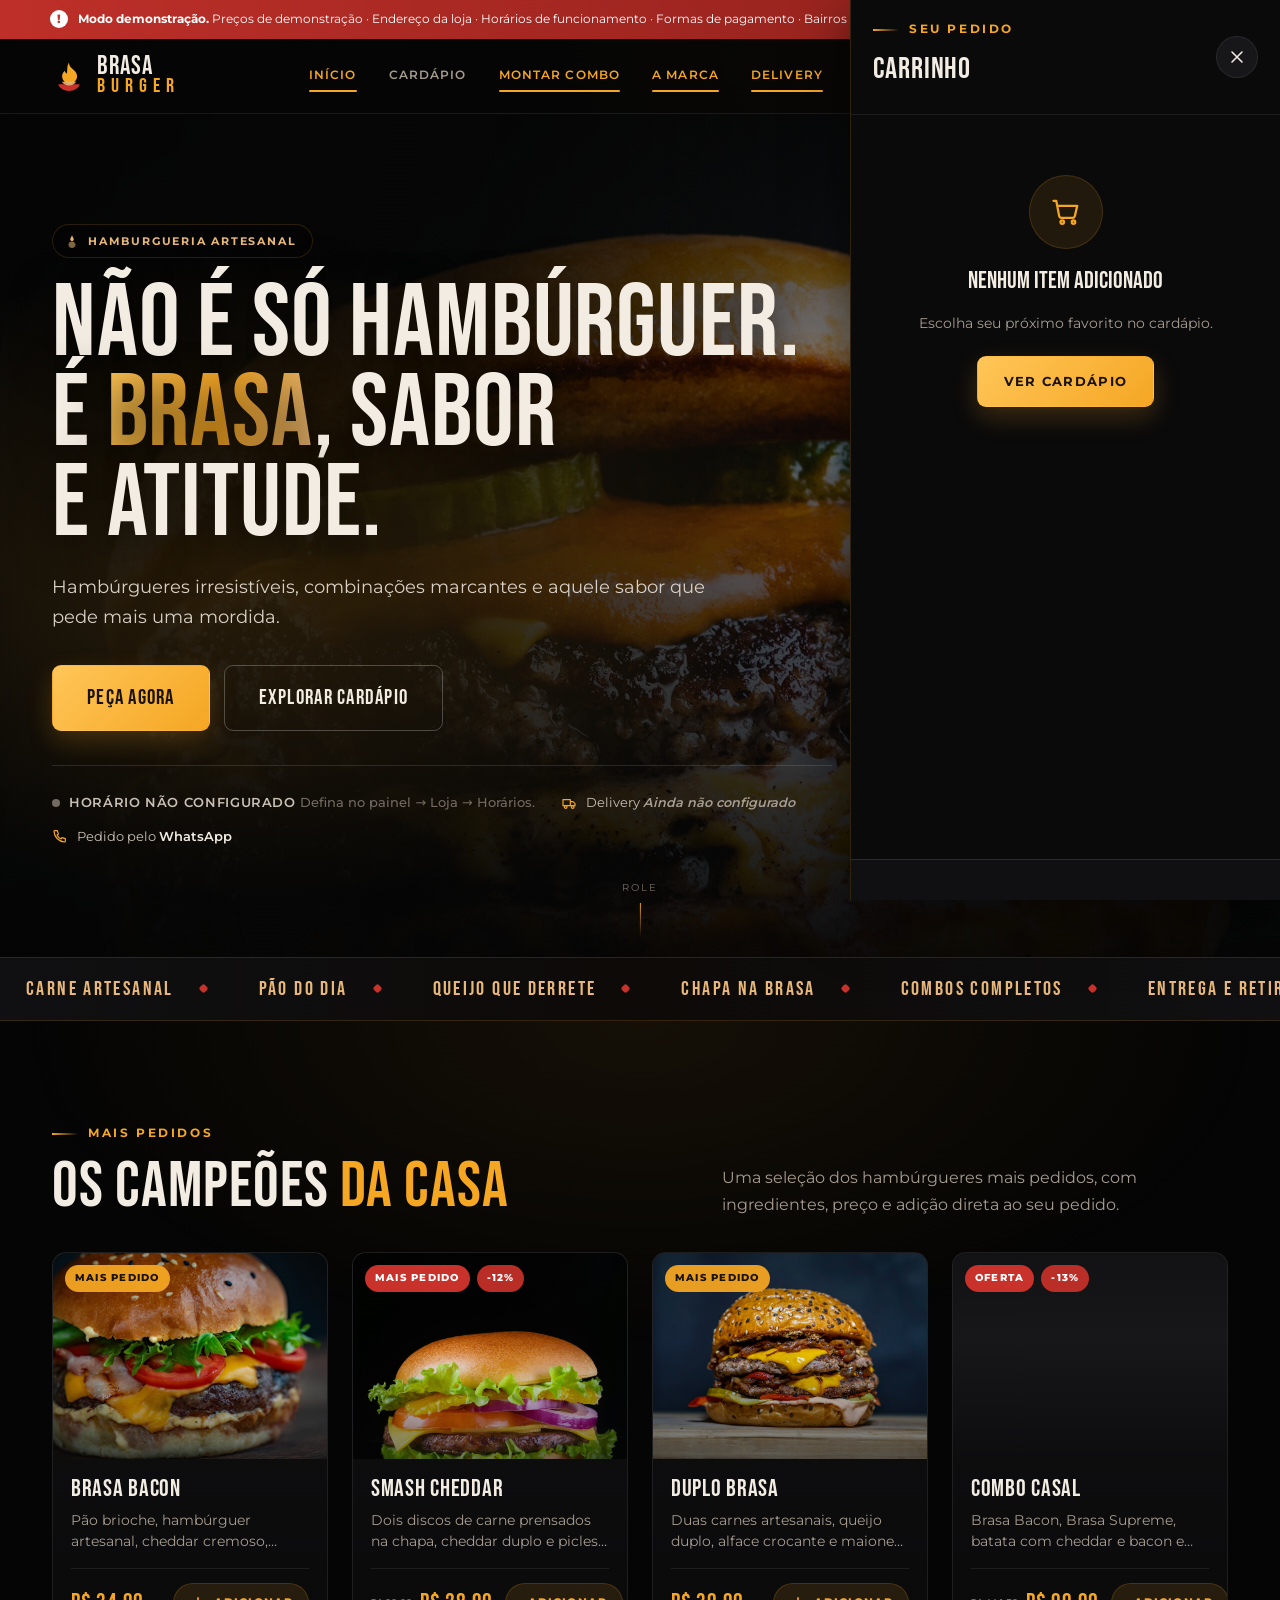
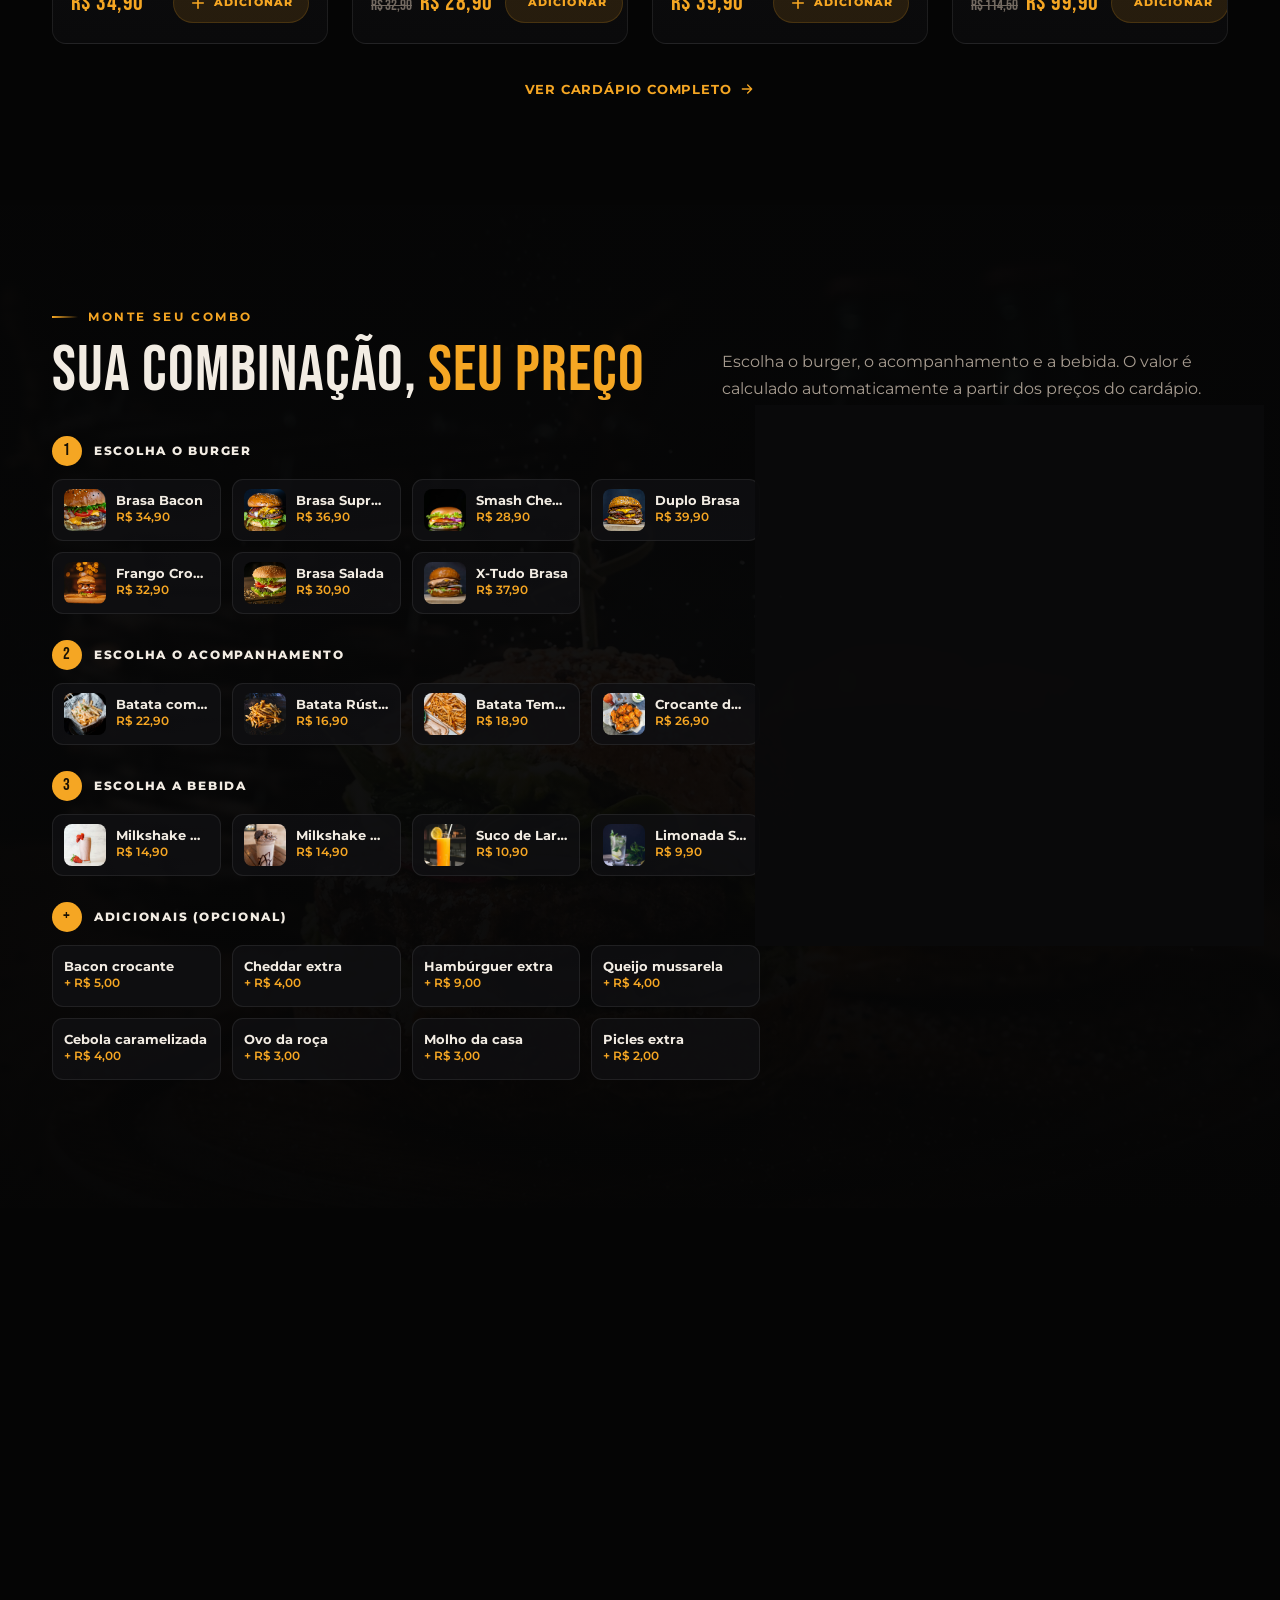
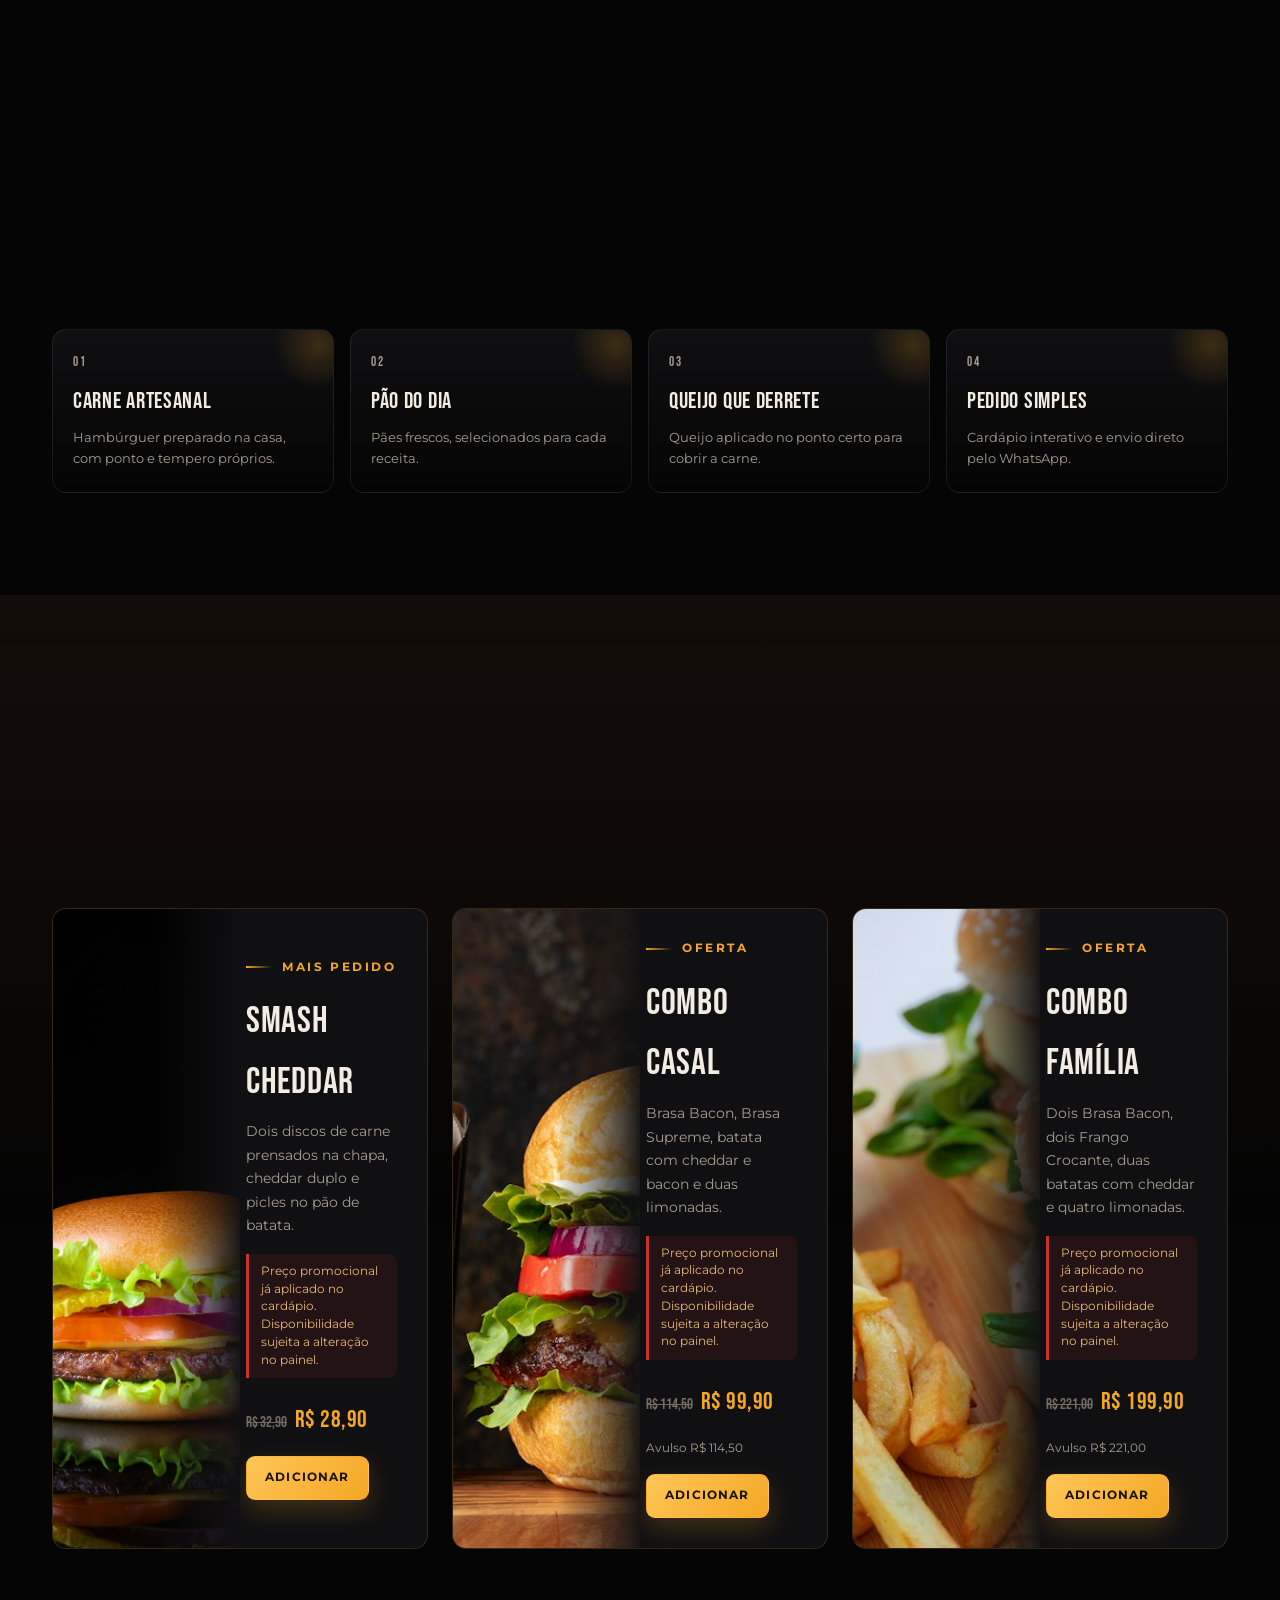
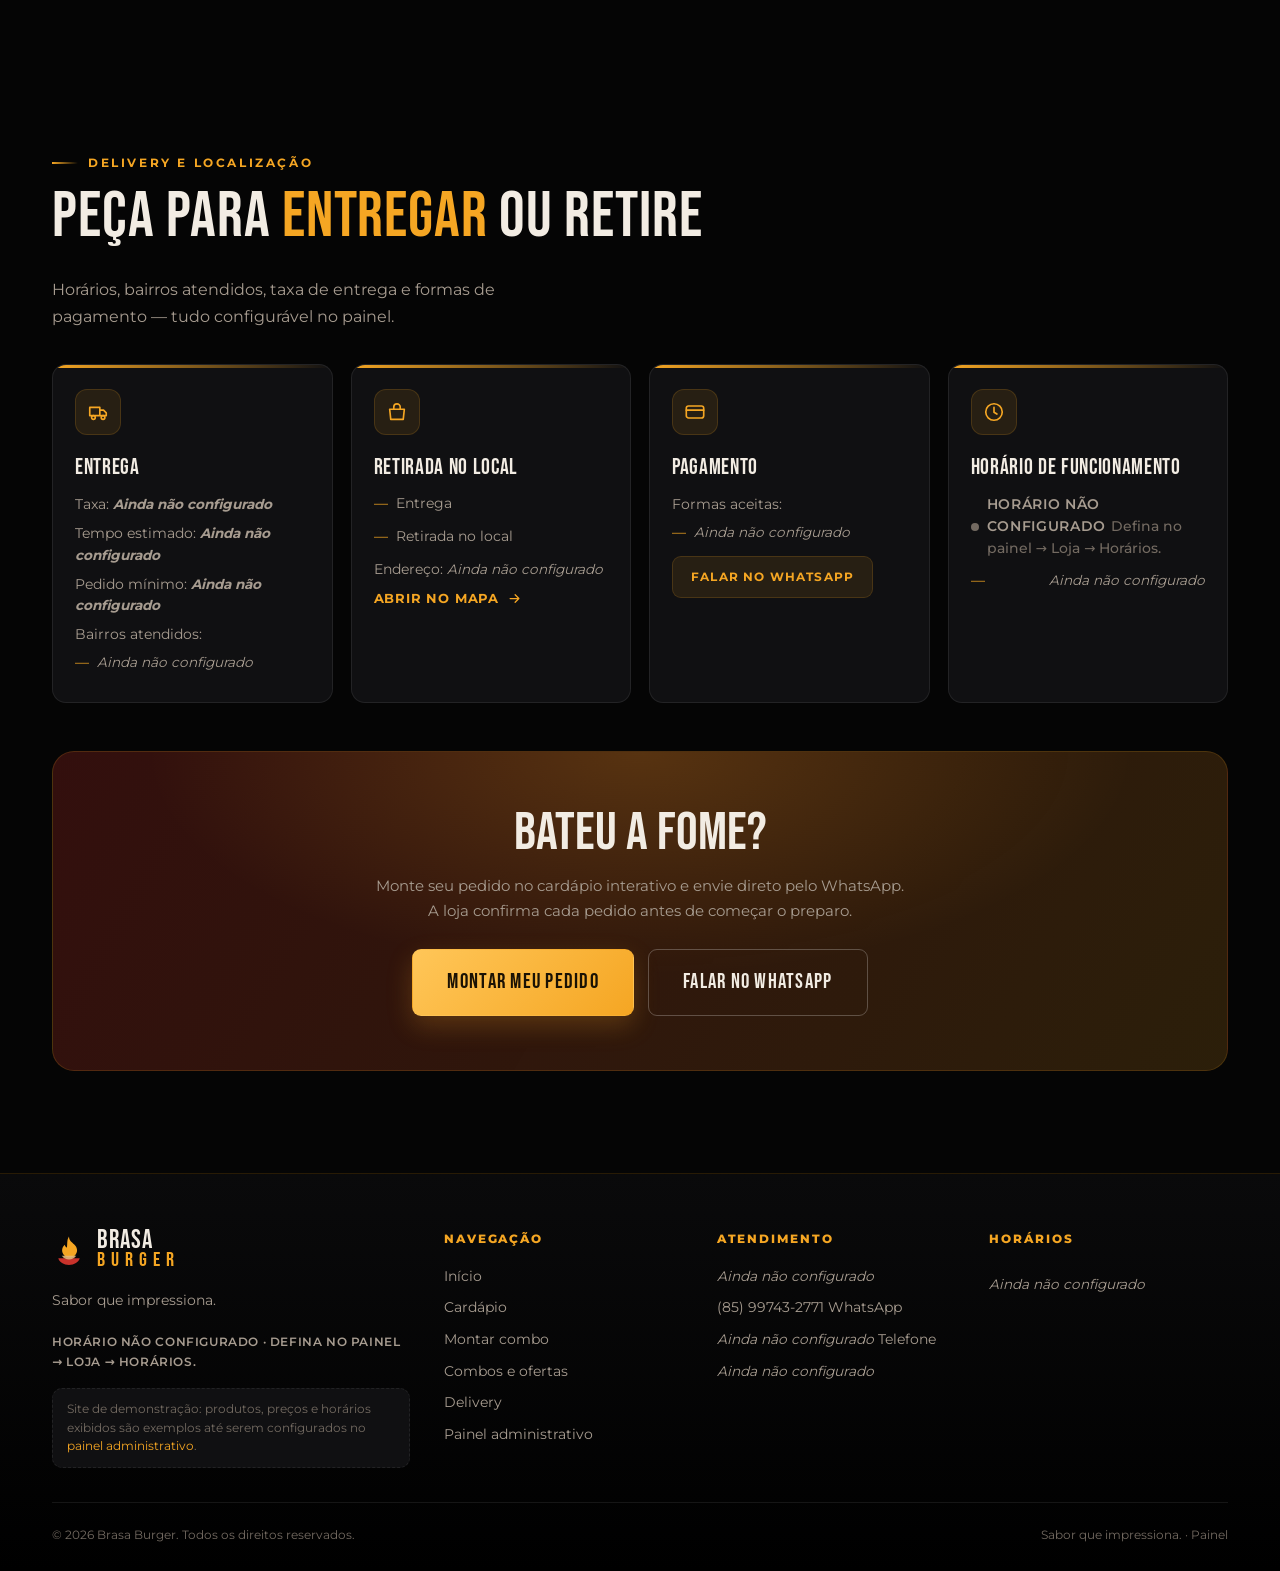
<file: index.html>
<!DOCTYPE html>
<html lang="pt-BR">
<head>
<meta charset="utf-8">
<meta name="viewport" content="width=device-width, initial-scale=1, viewport-fit=cover">
<title>Brasa Burger — Hambúrgueres artesanais | Sabor que impressiona</title>
<meta name="description" content="Brasa Burger: hambúrgueres artesanais, combos e acompanhamentos. Monte seu pedido no cardápio interativo e envie pelo WhatsApp para entrega ou retirada.">
<meta name="theme-color" content="#050505">
<meta name="color-scheme" content="dark">

<meta property="og:type" content="website">
<meta property="og:site_name" content="Brasa Burger">
<meta property="og:title" content="Brasa Burger — Não é só hambúrguer. É brasa, sabor e atitude.">
<meta property="og:description" content="Hambúrgueres irresistíveis, combinações marcantes e aquele sabor que pede mais uma mordida.">
<meta property="og:image" content="assets/img/hero.jpg">
<meta property="og:locale" content="pt_BR">
<meta name="twitter:card" content="summary_large_image">

<link rel="icon" href="assets/favicon.svg" type="image/svg+xml">
<link rel="preload" as="image" href="assets/img/hero.jpg" fetchpriority="high">
<link rel="stylesheet" href="css/base.css">
<link rel="stylesheet" href="css/home.css">

<script type="application/ld+json">
{
  "@context": "https://schema.org",
  "@type": "Restaurant",
  "name": "Brasa Burger",
  "slogan": "Sabor que impressiona.",
  "servesCuisine": ["Hambúrgueres artesanais"],
  "hasMenu": "cardapio.html"
}
</script>
</head>
<body>

<a class="pular-conteudo" href="#conteudo">Pular para o conteúdo</a>

<div class="barra-aviso" id="barra-aviso" hidden></div>
<div class="aviso-loja" id="aviso-loja" hidden></div>

<!-- ============================ CABEÇALHO ============================ -->
<header class="cabecalho">
  <div class="container cabecalho__inner">
    <a class="marca" href="index.html" aria-label="Brasa Burger — página inicial">
      <svg class="marca__simbolo" viewBox="0 0 40 40" aria-hidden="true" focusable="false">
        <path d="M20 4c0 5 3.4 6.6 6.2 9.4 1.9 1.9 3.3 4 3.3 6.9 0 4.7-3.9 8.6-8.8 8.6S11.9 25 11.9 20.3c0-2.7 1.2-4.8 3.1-6.6.4 1.7 1.2 2.8 2.5 3.4.9-3.6-.4-8.9 2.5-13.1z" fill="#F5A623"/>
        <path d="M8.5 29.6h23c.4 0 .8.1 1.1.2-1.2 4.6-6.4 7.9-12.6 7.9S8.6 34.4 7.4 29.8c.3-.1.7-.2 1.1-.2z" fill="#C8322B"/>
        <path d="M11.4 26.9h17.2a11 11 0 0 1-17.2 0z" fill="#E8B878" opacity=".9"/>
      </svg>
      <span class="marca__texto"><span>Brasa</span><span>Burger</span></span>
    </a>

    <nav class="nav" id="nav-principal" aria-label="Navegação principal">
      <a data-nav href="index.html">Início</a>
      <a data-nav href="cardapio.html">Cardápio</a>
      <a data-nav href="index.html#montar-combo">Montar combo</a>
      <a data-nav href="index.html#a-marca">A marca</a>
      <a data-nav href="index.html#delivery">Delivery</a>
      <a data-nav href="admin.html">Painel</a>
    </nav>

    <div class="acoes">
      <a class="btn btn--ouro btn--peq" href="cardapio.html">Peça agora</a>
      <button class="cart-btn" type="button" data-abrir-carrinho aria-label="Abrir carrinho, vazio">
        <svg viewBox="0 0 24 24" width="20" height="20" fill="none" stroke="currentColor" stroke-width="1.8" stroke-linecap="round" stroke-linejoin="round" aria-hidden="true"><circle cx="9" cy="20" r="1.4"/><circle cx="18" cy="20" r="1.4"/><path d="M2 3h2.2l2.3 12.1a2 2 0 0 0 2 1.6h8.6a2 2 0 0 0 2-1.6L21 7H5.4"/></svg>
        <span data-cart-badge hidden>0</span>
      </button>
      <button class="menu-btn" id="menu-btn" type="button" aria-label="Abrir menu" aria-expanded="false" aria-controls="nav-principal"><span></span></button>
    </div>
  </div>
</header>

<main id="conteudo">

  <!-- =========================== 01 · HERO ========================== -->
  <section class="hero" aria-labelledby="hero-titulo">
    <div class="hero__fundo">
      <img src="assets/img/hero.jpg" alt="Hambúrguer artesanal com queijo derretido sobre fundo escuro" width="2000" height="1333" fetchpriority="high" decoding="async">
    </div>

    <div class="container">
      <div class="hero__conteudo">
        <p class="hero__selo">
          <svg viewBox="0 0 24 24" width="14" height="14" fill="currentColor" aria-hidden="true"><path d="M12 2c1 3 3 4.4 3 7.4A3 3 0 0 1 12 12a3 3 0 0 1-3-2.6C9 6.4 11 5 12 2z"/><path d="M12 13c3.3 0 6 2.4 6 5.4S15.3 24 12 24s-6-2.4-6-5.6S8.7 13 12 13z" opacity=".55"/></svg>
          Hamburgueria artesanal
        </p>

        <h1 class="hero__titulo" id="hero-titulo">
          <span class="linha">Não é só hambúrguer.</span>
          <span class="linha">É <span class="ouro">brasa</span>, sabor</span>
          <span class="linha">e atitude.</span>
        </h1>

        <p class="hero__lead">Hambúrgueres irresistíveis, combinações marcantes e aquele sabor que pede mais uma mordida.</p>

        <div class="hero__acoes">
          <a class="btn btn--ouro btn--hero" href="cardapio.html">Peça agora</a>
          <a class="btn btn--fantasma btn--hero" href="#mais-pedidos">Explorar cardápio</a>
        </div>

        <div class="hero__status">
          <p class="hero__item status-loja" data-loja-status></p>
          <p class="hero__item">
            <svg viewBox="0 0 24 24" width="16" height="16" fill="none" stroke="currentColor" stroke-width="1.8" stroke-linecap="round" stroke-linejoin="round" aria-hidden="true"><path d="M3 7h11v9H3zM14 10h4l3 3v3h-7z"/><circle cx="7" cy="18" r="2"/><circle cx="17.5" cy="18" r="2"/></svg>
            <span>Delivery <strong data-loja="tempo">—</strong></span>
          </p>
          <p class="hero__item">
            <svg viewBox="0 0 24 24" width="16" height="16" fill="none" stroke="currentColor" stroke-width="1.8" stroke-linecap="round" stroke-linejoin="round" aria-hidden="true"><path d="M4 4h4l1.6 5-2 1.4a12 12 0 0 0 6 6L15 14.4 20 16v4a1 1 0 0 1-1.1 1A17 17 0 0 1 3 5.1 1 1 0 0 1 4 4z"/></svg>
            <span>Pedido pelo <strong>WhatsApp</strong></span>
          </p>
        </div>
      </div>
    </div>

    <div class="hero__rolagem" aria-hidden="true">Role<span></span></div>
  </section>

  <!-- =========================== TICKER ============================= -->
  <div class="ticker" aria-hidden="true">
    <div class="ticker__trilho">
      <div class="ticker__grupo">
        <span class="ticker__item">Carne artesanal</span>
        <span class="ticker__item">Pão do dia</span>
        <span class="ticker__item">Queijo que derrete</span>
        <span class="ticker__item">Chapa na brasa</span>
        <span class="ticker__item">Combos completos</span>
        <span class="ticker__item">Entrega e retirada</span>
      </div>
      <div class="ticker__grupo">
        <span class="ticker__item">Carne artesanal</span>
        <span class="ticker__item">Pão do dia</span>
        <span class="ticker__item">Queijo que derrete</span>
        <span class="ticker__item">Chapa na brasa</span>
        <span class="ticker__item">Combos completos</span>
        <span class="ticker__item">Entrega e retirada</span>
      </div>
    </div>
  </div>

  <!-- ========================= 02 · MAIS PEDIDOS ==================== -->
  <section class="secao mais-pedidos" id="mais-pedidos" aria-labelledby="t-mais">
    <div class="container">
      <div class="sec-titulo-linha aparecer">
        <div>
          <p class="kicker">Mais pedidos</p>
          <h2 class="titulo-secao" id="t-mais">Os campeões <em>da casa</em></h2>
        </div>
        <p class="lead">Uma seleção dos hambúrgueres mais pedidos, com ingredientes, preço e adição direta ao seu pedido.</p>
      </div>

      <div class="grade grade--4 aparecer" id="grade-mais-pedidos"></div>

      <p class="texto-centro mt-3">
        <a class="link-ouro" href="cardapio.html">Ver cardápio completo
          <svg viewBox="0 0 24 24" width="16" height="16" fill="none" stroke="currentColor" stroke-width="2" stroke-linecap="round" stroke-linejoin="round" aria-hidden="true"><path d="M5 12h13M13 6l6 6-6 6"/></svg>
        </a>
      </p>
    </div>
  </section>

  <!-- ======================= 03 · MONTE SEU COMBO ==================== -->
  <section class="secao combo" id="montar-combo" aria-labelledby="t-combo">
    <div class="combo__fundo" aria-hidden="true">
      <img src="assets/img/combo-banner.jpg" alt="" width="1800" height="1200" loading="lazy" decoding="async">
    </div>

    <div class="container">
      <div class="sec-titulo-linha aparecer">
        <div>
          <p class="kicker">Monte seu combo</p>
          <h2 class="titulo-secao" id="t-combo">Sua combinação, <em>seu preço</em></h2>
        </div>
        <p class="lead">Escolha o burger, o acompanhamento e a bebida. O valor é calculado automaticamente a partir dos preços do cardápio.</p>
      </div>

      <div class="combo__grade aparecer">
        <div id="montador-passos"></div>

        <aside class="combo__resumo" aria-live="polite">
          <h3 class="combo__resumo-titulo">Resumo do combo</h3>
          <p class="combo__resumo-sub">Conforme você for escolhendo, o total é atualizado.</p>
          <div id="montador-resumo"></div>
          <button class="btn btn--ouro btn--bloco" type="button" id="montador-adicionar" disabled>Escolha os 3 itens</button>
          <p class="combo__dica" id="montador-dica">Selecione burger, acompanhamento e bebida para continuar.</p>
        </aside>
      </div>
    </div>
  </section>

  <!-- ========================= 04 · A MARCA ========================== -->
  <section class="secao marca-secao" id="a-marca" aria-labelledby="t-marca">
    <div class="container">
      <div class="marca-secao__grade">
        <div class="marca-mosaico aparecer" id="marca-mosaico"></div>

        <div class="marca-texto aparecer">
          <p class="kicker">O sabor da Brasa</p>
          <h2 class="titulo-secao" id="t-marca">Feito na <em>brasa</em>, feito pra você</h2>
          <p id="marca-texto"></p>
          <div class="passos" id="marca-passos"></div>
        </div>
      </div>

      <div class="diferenciais" id="marca-diferenciais"></div>
    </div>
  </section>

  <!-- ===================== 05 · COMBOS E OFERTAS ===================== -->
  <section class="secao ofertas secao--escuro" id="ofertas" aria-labelledby="t-ofertas">
    <div class="container">
      <div class="sec-titulo-linha aparecer">
        <div>
          <p class="kicker">Combos e ofertas</p>
          <h2 class="titulo-secao" id="t-ofertas">Combos com <em>condições claras</em></h2>
        </div>
        <p class="lead">Lançamentos e ofertas válidas, com preço e condições informados antes de você pedir.</p>
      </div>

      <div class="grade grade--2 aparecer" id="grade-ofertas"></div>
      <p class="sem-ofertas oculto" id="sem-ofertas">Nenhuma promoção ativa no momento. Configure ofertas no painel administrativo.</p>
    </div>
  </section>

  <!-- ====================== 06 · DELIVERY E LOCAL ==================== -->
  <section class="secao" id="delivery" aria-labelledby="t-delivery">
    <div class="container">
      <div class="sec-titulo-linha aparecer">
        <div>
          <p class="kicker">Delivery e localização</p>
          <h2 class="titulo-secao" id="t-delivery">Peça para <em>entregar</em> ou retire</h2>
        </div>
        <p class="lead">Horários, bairros atendidos, taxa de entrega e formas de pagamento — tudo configurável no painel.</p>
      </div>

      <div class="delivery__grade aparecer">
        <article class="info-card">
          <div class="info-card__ico" aria-hidden="true">
            <svg viewBox="0 0 24 24" width="22" height="22" fill="none" stroke="currentColor" stroke-width="1.8" stroke-linecap="round" stroke-linejoin="round"><path d="M3 7h11v9H3zM14 10h4l3 3v3h-7z"/><circle cx="7" cy="18" r="2"/><circle cx="17.5" cy="18" r="2"/></svg>
          </div>
          <h4>Entrega</h4>
          <p>Taxa: <strong class="dourado" data-loja="taxa">—</strong></p>
          <p>Tempo estimado: <strong data-loja="tempo">—</strong></p>
          <p>Pedido mínimo: <strong data-loja="pedidoMinimo">—</strong></p>
          <p>Bairros atendidos:</p>
          <ul data-loja="bairros"></ul>
        </article>

        <article class="info-card">
          <div class="info-card__ico" aria-hidden="true">
            <svg viewBox="0 0 24 24" width="22" height="22" fill="none" stroke="currentColor" stroke-width="1.8" stroke-linecap="round" stroke-linejoin="round"><path d="M4 9h16l-1.2 11H5.2z"/><path d="M8.5 9V6.6a3.5 3.5 0 0 1 7 0V9"/></svg>
          </div>
          <h4>Retirada no local</h4>
          <ul data-loja="modos"></ul>
          <p>Endereço: <span data-loja="endereco">—</span></p>
          <p class="mt-1"><a class="link-ouro" data-loja="mapa" href="#" hidden>Abrir no mapa
            <svg viewBox="0 0 24 24" width="15" height="15" fill="none" stroke="currentColor" stroke-width="2" stroke-linecap="round" stroke-linejoin="round" aria-hidden="true"><path d="M5 12h13M13 6l6 6-6 6"/></svg>
          </a></p>
        </article>

        <article class="info-card">
          <div class="info-card__ico" aria-hidden="true">
            <svg viewBox="0 0 24 24" width="22" height="22" fill="none" stroke="currentColor" stroke-width="1.8" stroke-linecap="round" stroke-linejoin="round"><rect x="2.5" y="5.5" width="19" height="13" rx="2.5"/><path d="M2.5 10h19"/></svg>
          </div>
          <h4>Pagamento</h4>
          <p>Formas aceitas:</p>
          <ul data-loja="pagamentos"></ul>
          <p class="mt-1">
            <a class="btn btn--ouro-escuro btn--peq" data-whatsapp href="admin.html">Falar no WhatsApp</a>
          </p>
        </article>

        <article class="info-card">
          <div class="info-card__ico" aria-hidden="true">
            <svg viewBox="0 0 24 24" width="22" height="22" fill="none" stroke="currentColor" stroke-width="1.8" stroke-linecap="round" stroke-linejoin="round"><circle cx="12" cy="12" r="9"/><path d="M12 7v5.2l3.2 2"/></svg>
          </div>
          <h4>Horário de funcionamento</h4>
          <p class="status-loja" data-loja-status></p>
          <ul class="horarios mt-1" data-loja="horarios"></ul>
        </article>
      </div>

      <div class="cta-final mt-4 aparecer">
        <h2>Bateu a fome?</h2>
        <p>Monte seu pedido no cardápio interativo e envie direto pelo WhatsApp. A loja confirma cada pedido antes de começar o preparo.</p>
        <div class="cta-final__acoes">
          <a class="btn btn--ouro btn--hero" href="cardapio.html">Montar meu pedido</a>
          <a class="btn btn--fantasma btn--hero" data-whatsapp href="admin.html">Falar no WhatsApp</a>
        </div>
      </div>
    </div>
  </section>

</main>

<!-- ============================== RODAPÉ ============================ -->
<footer class="rodape">
  <div class="container">
    <div class="rodape__grade">
      <div class="rodape__sobre">
        <a class="marca" href="index.html" aria-label="Brasa Burger — início">
          <svg class="marca__simbolo" viewBox="0 0 40 40" aria-hidden="true" focusable="false">
            <path d="M20 4c0 5 3.4 6.6 6.2 9.4 1.9 1.9 3.3 4 3.3 6.9 0 4.7-3.9 8.6-8.8 8.6S11.9 25 11.9 20.3c0-2.7 1.2-4.8 3.1-6.6.4 1.7 1.2 2.8 2.5 3.4.9-3.6-.4-8.9 2.5-13.1z" fill="#F5A623"/>
            <path d="M8.5 29.6h23c.4 0 .8.1 1.1.2-1.2 4.6-6.4 7.9-12.6 7.9S8.6 34.4 7.4 29.8c.3-.1.7-.2 1.1-.2z" fill="#C8322B"/>
            <path d="M11.4 26.9h17.2a11 11 0 0 1-17.2 0z" fill="#E8B878" opacity=".9"/>
          </svg>
          <span class="marca__texto"><span>Brasa</span><span>Burger</span></span>
        </a>
        <p class="lead" data-loja="slogan">Sabor que impressiona.</p>
        <p class="status-loja mt-2" data-rodape-status></p>
        <p class="rodape__aviso">
          Site de demonstração: produtos, preços e horários exibidos são exemplos até serem
          configurados no <a class="dourado" href="admin.html">painel administrativo</a>.
        </p>
      </div>

      <div>
        <h4>Navegação</h4>
        <ul class="rodape__lista">
          <li><a href="index.html">Início</a></li>
          <li><a href="cardapio.html">Cardápio</a></li>
          <li><a href="index.html#montar-combo">Montar combo</a></li>
          <li><a href="index.html#ofertas">Combos e ofertas</a></li>
          <li><a href="index.html#delivery">Delivery</a></li>
          <li><a href="admin.html">Painel administrativo</a></li>
        </ul>
      </div>

      <div>
        <h4>Atendimento</h4>
        <ul class="rodape__lista">
          <li><span data-loja="endereco">—</span></li>
          <li><span data-loja="whatsapp">—</span> <span class="mudo">WhatsApp</span></li>
          <li><span data-loja="telefone">—</span> <span class="mudo">Telefone</span></li>
          <li><a data-loja="email" href="#">—</a></li>
        </ul>
      </div>

      <div>
        <h4>Horários</h4>
        <ul class="horarios" data-loja="horarios"></ul>
      </div>
    </div>

    <div class="rodape__pe">
      <p>© <span data-ano>2026</span> <span id="rodape-loja-nome">Brasa Burger</span>. Todos os direitos reservados.</p>
      <p>Sabor que impressiona. · <a href="admin.html">Painel</a></p>
    </div>
  </div>
</footer>

<script src="js/data.js"></script>
<script src="js/store.js"></script>
<script src="js/cart.js"></script>
<script src="js/ui.js"></script>
<script src="js/home.js"></script>
</body>
</html>
</file>
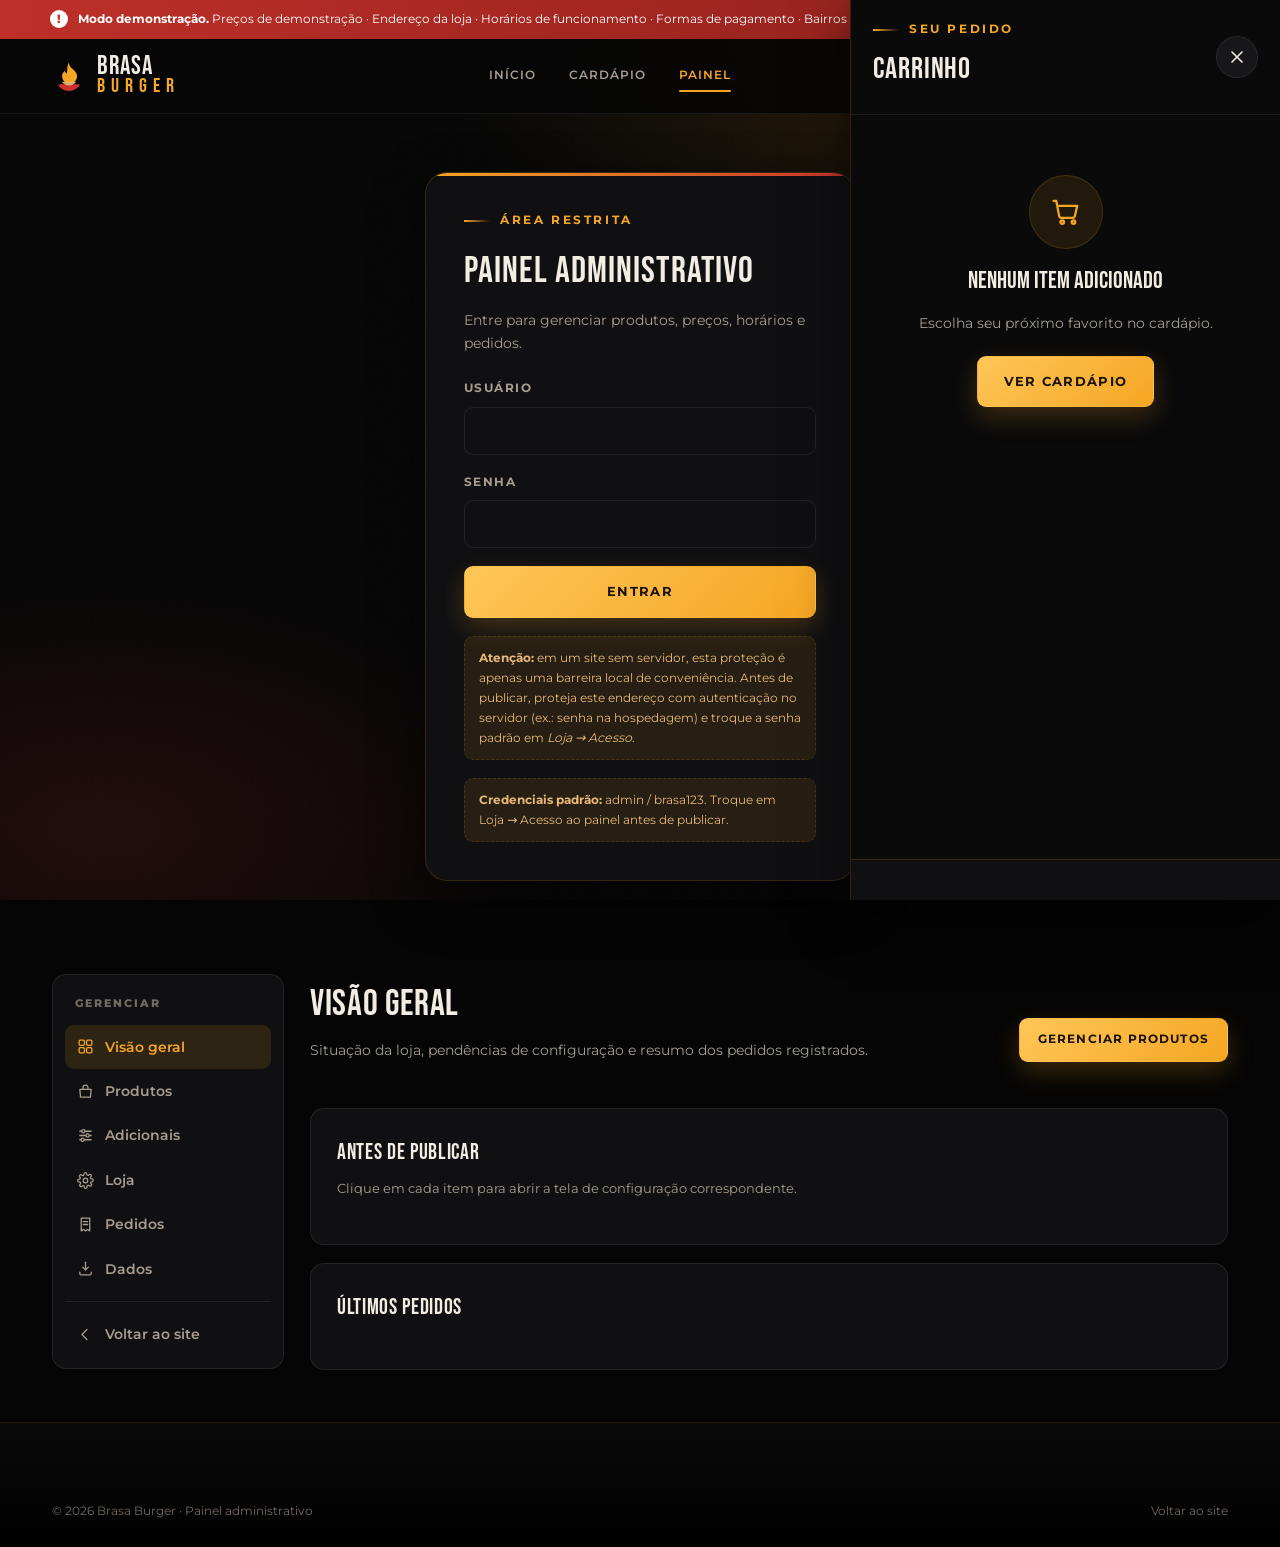
<file: admin.html>
<!DOCTYPE html>
<html lang="pt-BR">
<head>
<meta charset="utf-8">
<meta name="viewport" content="width=device-width, initial-scale=1, viewport-fit=cover">
<title>Painel administrativo — Brasa Burger</title>
<meta name="theme-color" content="#050505">
<meta name="color-scheme" content="dark">
<meta name="robots" content="noindex, nofollow">

<link rel="icon" href="assets/favicon.svg" type="image/svg+xml">
<link rel="stylesheet" href="css/base.css">
<link rel="stylesheet" href="css/admin.css">
</head>
<body>

<a class="pular-conteudo" href="#conteudo">Pular para o conteúdo</a>

<div class="barra-aviso" id="barra-aviso" hidden></div>
<div class="aviso-loja" id="aviso-loja" hidden></div>

<!-- ============================ CABEÇALHO ============================ -->
<header class="cabecalho">
  <div class="container cabecalho__inner">
    <a class="marca" href="index.html" aria-label="Brasa Burger — página inicial">
      <svg class="marca__simbolo" viewBox="0 0 40 40" aria-hidden="true" focusable="false">
        <path d="M20 4c0 5 3.4 6.6 6.2 9.4 1.9 1.9 3.3 4 3.3 6.9 0 4.7-3.9 8.6-8.8 8.6S11.9 25 11.9 20.3c0-2.7 1.2-4.8 3.1-6.6.4 1.7 1.2 2.8 2.5 3.4.9-3.6-.4-8.9 2.5-13.1z" fill="#F5A623"/>
        <path d="M8.5 29.6h23c.4 0 .8.1 1.1.2-1.2 4.6-6.4 7.9-12.6 7.9S8.6 34.4 7.4 29.8c.3-.1.7-.2 1.1-.2z" fill="#C8322B"/>
        <path d="M11.4 26.9h17.2a11 11 0 0 1-17.2 0z" fill="#E8B878" opacity=".9"/>
      </svg>
      <span class="marca__texto"><span>Brasa</span><span>Burger</span></span>
    </a>

    <nav class="nav" id="nav-principal" aria-label="Navegação principal">
      <a data-nav href="index.html">Início</a>
      <a data-nav href="cardapio.html">Cardápio</a>
      <a data-nav href="admin.html">Painel</a>
    </nav>

    <div class="acoes">
      <a class="btn btn--fantasma btn--peq" href="cardapio.html">Ver site</a>
      <button class="btn btn--ouro-escuro btn--peq" type="button" id="btn-sair" hidden>Sair</button>
    </div>
  </div>
</header>

<main id="conteudo">

  <!-- ============================== LOGIN ============================= -->
  <section class="login-tela" id="tela-login">
    <div class="login-caixa">
      <p class="kicker">Área restrita</p>
      <h1>Painel administrativo</h1>
      <p class="sub">Entre para gerenciar produtos, preços, horários e pedidos.</p>

      <div class="login-erro" id="login-erro" hidden></div>

      <form id="form-login" novalidate>
        <div class="campo-grupo">
          <label class="campo-rotulo" for="login-usuario">Usuário</label>
          <input class="campo" type="text" id="login-usuario" autocomplete="username" required>
        </div>
        <div class="campo-grupo">
          <label class="campo-rotulo" for="login-senha">Senha</label>
          <input class="campo" type="password" id="login-senha" autocomplete="current-password" required>
        </div>
        <button class="btn btn--ouro btn--bloco" type="submit">Entrar</button>
      </form>

      <p class="login-aviso">
        <strong>Atenção:</strong> em um site sem servidor, esta proteção é apenas uma barreira local de
        conveniência. Antes de publicar, proteja este endereço com autenticação no servidor
        (ex.: senha na hospedagem) e troque a senha padrão em <em>Loja → Acesso</em>.
      </p>
      <p class="login-aviso" id="login-dica" hidden></p>
    </div>
  </section>

  <!-- ============================== PAINEL ============================ -->
  <div class="container painel-grade" id="tela-painel" hidden>

    <nav class="menu-lateral" aria-label="Seções do painel">
      <p class="menu-lateral__titulo">Gerenciar</p>
      <a href="#painel" data-sec="painel" class="ativo">
        <svg viewBox="0 0 24 24" width="17" height="17" fill="none" stroke="currentColor" stroke-width="1.8" stroke-linecap="round" stroke-linejoin="round" aria-hidden="true"><rect x="3" y="3" width="7.5" height="7.5" rx="1.6"/><rect x="13.5" y="3" width="7.5" height="7.5" rx="1.6"/><rect x="3" y="13.5" width="7.5" height="7.5" rx="1.6"/><rect x="13.5" y="13.5" width="7.5" height="7.5" rx="1.6"/></svg>
        Visão geral
      </a>
      <a href="#produtos" data-sec="produtos">
        <svg viewBox="0 0 24 24" width="17" height="17" fill="none" stroke="currentColor" stroke-width="1.8" stroke-linecap="round" stroke-linejoin="round" aria-hidden="true"><path d="M4 9h16l-1 11H5z"/><path d="M8.5 9V6.6a3.5 3.5 0 0 1 7 0V9"/></svg>
        Produtos
      </a>
      <a href="#opcoes" data-sec="opcoes">
        <svg viewBox="0 0 24 24" width="17" height="17" fill="none" stroke="currentColor" stroke-width="1.8" stroke-linecap="round" stroke-linejoin="round" aria-hidden="true"><path d="M4 6h16M4 12h16M4 18h16"/><circle cx="9" cy="6" r="2.2" fill="var(--preto-3)"/><circle cx="15" cy="12" r="2.2" fill="var(--preto-3)"/><circle cx="8" cy="18" r="2.2" fill="var(--preto-3)"/></svg>
        Adicionais
      </a>
      <a href="#loja" data-sec="loja">
        <svg viewBox="0 0 24 24" width="17" height="17" fill="none" stroke="currentColor" stroke-width="1.8" stroke-linecap="round" stroke-linejoin="round" aria-hidden="true"><circle cx="12" cy="12" r="3.2"/><path d="M19.4 14.5a1.6 1.6 0 0 0 .3 1.8l.1.1a2 2 0 1 1-2.8 2.8l-.1-.1a1.6 1.6 0 0 0-2.7 1.1V21a2 2 0 1 1-4 0v-.2a1.6 1.6 0 0 0-2.7-1.1l-.1.1a2 2 0 1 1-2.8-2.8l.1-.1a1.6 1.6 0 0 0-1.1-2.7H3a2 2 0 1 1 0-4h.2a1.6 1.6 0 0 0 1.1-2.7l-.1-.1a2 2 0 1 1 2.8-2.8l.1.1a1.6 1.6 0 0 0 2.7-1.1V3a2 2 0 1 1 4 0v.2a1.6 1.6 0 0 0 2.7 1.1l.1-.1a2 2 0 1 1 2.8 2.8l-.1.1a1.6 1.6 0 0 0 1.1 2.7H21a2 2 0 1 1 0 4h-.2a1.6 1.6 0 0 0-1.4 1z"/></svg>
        Loja
      </a>
      <a href="#pedidos" data-sec="pedidos">
        <svg viewBox="0 0 24 24" width="17" height="17" fill="none" stroke="currentColor" stroke-width="1.8" stroke-linecap="round" stroke-linejoin="round" aria-hidden="true"><path d="M6 3h12v18l-3-2-3 2-3-2-3 2z"/><path d="M9 8h6M9 12h6"/></svg>
        Pedidos
      </a>
      <a href="#dados" data-sec="dados">
        <svg viewBox="0 0 24 24" width="17" height="17" fill="none" stroke="currentColor" stroke-width="1.8" stroke-linecap="round" stroke-linejoin="round" aria-hidden="true"><path d="M12 3v11"/><path d="M8 10l4 4 4-4"/><path d="M4 17v2.5A1.5 1.5 0 0 0 5.5 21h13a1.5 1.5 0 0 0 1.5-1.5V17"/></svg>
        Dados
      </a>
      <div class="menu-lateral__rodape">
        <a href="index.html">
          <svg viewBox="0 0 24 24" width="17" height="17" fill="none" stroke="currentColor" stroke-width="1.8" stroke-linecap="round" stroke-linejoin="round" aria-hidden="true"><path d="M14 5l-7 7 7 7"/></svg>
          Voltar ao site
        </a>
      </div>
    </nav>

    <div class="conteudo-painel">

      <!-- ------------------------ VISÃO GERAL ----------------------- -->
      <section id="sec-painel" class="ativa">
        <div class="painel-topo">
          <div>
            <h2>Visão geral</h2>
            <p>Situação da loja, pendências de configuração e resumo dos pedidos registrados.</p>
          </div>
          <div class="painel-acoes">
            <button class="btn btn--ouro btn--peq" type="button" data-sec-btn="produtos">Gerenciar produtos</button>
          </div>
        </div>

        <div class="grade-stats" id="stats"></div>

        <div class="caixa">
          <h3 class="caixa__titulo">Antes de publicar</h3>
          <p class="caixa__sub">Clique em cada item para abrir a tela de configuração correspondente.</p>
          <ul class="lista-checks" id="pendencias"></ul>
        </div>

        <div class="caixa">
          <h3 class="caixa__titulo">Últimos pedidos</h3>
          <div id="ultimos-pedidos"></div>
        </div>
      </section>

      <!-- -------------------------- PRODUTOS ------------------------ -->
      <section id="sec-produtos">
        <div class="painel-topo">
          <div>
            <h2>Produtos e cardápio</h2>
            <p>Cadastre, edite e organize produtos, categorias, fotos, preços, disponibilidade e adicionais.</p>
          </div>
          <div class="painel-acoes">
            <button class="btn btn--fantasma btn--peq" type="button" id="btn-nova-categoria">Nova categoria</button>
            <button class="btn btn--ouro btn--peq" type="button" id="btn-novo-produto">+ Novo produto</button>
          </div>
        </div>

        <div class="caixa">
          <h3 class="caixa__titulo">Categorias</h3>
          <div class="tabela-envolucro">
            <table class="tabela" id="tabela-categorias">
              <thead><tr><th>Categoria</th><th>Identificador</th><th class="num">Ordem</th><th>Visível</th><th></th></tr></thead>
              <tbody></tbody>
            </table>
          </div>
        </div>

        <div class="caixa">
          <h3 class="caixa__titulo">
            Produtos
            <span class="selo selo--inativo" id="contagem-produtos"></span>
          </h3>
          <div class="tabela-envolucro">
            <table class="tabela" id="tabela-produtos">
              <thead>
                <tr><th>Produto</th><th>Categoria</th><th class="num">Preço</th><th>Status</th><th class="num">Ações</th></tr>
              </thead>
              <tbody></tbody>
            </table>
          </div>
        </div>
      </section>

      <!-- ------------------------- ADICIONAIS ----------------------- -->
      <section id="sec-opcoes">
        <div class="painel-topo">
          <div>
            <h2>Adicionais e remoções</h2>
            <p>Grupos de opções oferecidos na personalização do produto: adicionais pagos, remoções gratuitas, limites e obrigatoriedade.</p>
          </div>
          <div class="painel-acoes">
            <button class="btn btn--ouro btn--peq" type="button" id="btn-novo-grupo">+ Novo grupo</button>
          </div>
        </div>
        <div id="lista-grupos"></div>
      </section>

      <!-- ---------------------------- LOJA -------------------------- -->
      <section id="sec-loja">
        <div class="painel-topo">
          <div>
            <h2>Configuração da loja</h2>
            <p>Dados de contato, horários, entrega, pagamentos e acesso ao painel.</p>
          </div>
        </div>

        <form id="form-loja" novalidate>
          <div class="caixa">
            <h3 class="caixa__titulo">Identidade e contato</h3>
            <div class="form-grade">
              <div class="campo-grupo">
                <label class="campo-rotulo" for="loja-nome">Nome da loja</label>
                <input class="campo" type="text" id="loja-nome">
              </div>
              <div class="campo-grupo">
                <label class="campo-rotulo" for="loja-slogan">Slogan</label>
                <input class="campo" type="text" id="loja-slogan">
              </div>
              <div class="campo-grupo">
                <label class="campo-rotulo" for="loja-whatsapp">WhatsApp (só dígitos, com DDI e DDD)</label>
                <input class="campo" type="text" id="loja-whatsapp" inputmode="numeric" placeholder="5511999999999">
                <p class="campo-ajuda">Ex.: 5511999999999. Deixe vazio para desativar o envio.</p>
              </div>
              <div class="campo-grupo">
                <label class="campo-rotulo" for="loja-telefone">Telefone fixo</label>
                <input class="campo" type="text" id="loja-telefone">
              </div>
              <div class="campo-grupo">
                <label class="campo-rotulo" for="loja-email">E-mail</label>
                <input class="campo" type="email" id="loja-email">
              </div>
              <div class="campo-grupo">
                <label class="campo-rotulo" for="loja-mapa">Link do mapa</label>
                <input class="campo" type="url" id="loja-mapa" placeholder="https://maps.google.com/…">
              </div>
            </div>

            <h3 class="caixa__titulo mt-3">Endereço</h3>
            <div class="form-grade">
              <div class="campo-grupo">
                <label class="campo-rotulo" for="end-logradouro">Logradouro</label>
                <input class="campo" type="text" id="end-logradouro" placeholder="Rua, avenida, número">
              </div>
              <div class="campo-grupo">
                <label class="campo-rotulo" for="end-complemento">Complemento</label>
                <input class="campo" type="text" id="end-complemento">
              </div>
              <div class="campo-grupo">
                <label class="campo-rotulo" for="end-bairro">Bairro</label>
                <input class="campo" type="text" id="end-bairro">
              </div>
              <div class="campo-grupo">
                <label class="campo-rotulo" for="end-cidade">Cidade</label>
                <input class="campo" type="text" id="end-cidade">
              </div>
              <div class="campo-grupo">
                <label class="campo-rotulo" for="end-uf">UF</label>
                <input class="campo" type="text" id="end-uf" maxlength="2">
              </div>
              <div class="campo-grupo">
                <label class="campo-rotulo" for="end-cep">CEP</label>
                <input class="campo" type="text" id="end-cep">
              </div>
            </div>
          </div>

          <div class="caixa">
            <h3 class="caixa__titulo">Horários de funcionamento</h3>
            <div class="tabela-envolucro">
              <table class="tabela" id="tabela-horarios">
                <thead><tr><th>Dia</th><th>Abre</th><th>Fecha</th><th>Fechado no dia</th></tr></thead>
                <tbody></tbody>
              </table>
            </div>
            <p class="dica">
              <strong>Como funciona:</strong> se todos os dias estiverem preenchidos, o site mostra
              “Aberto/fechado agora” e pode bloquear pedidos fora do horário (abaixo).
              Deixe tudo em branco para exibir “horário não configurado”.
            </p>
          </div>

          <div class="caixa">
            <h3 class="caixa__titulo">Entrega e retirada</h3>
            <div class="grade-checks" style="margin-bottom:16px">
              <label class="checkbox-linha" id="lbl-entrega"><input type="checkbox" id="loja-aceita-entrega"><span>Aceita entrega<small>Exibe a opção de entrega no checkout</small></span></label>
              <label class="checkbox-linha" id="lbl-retirada"><input type="checkbox" id="loja-aceita-retirada"><span>Aceita retirada<small>Exibe a opção de retirada no local</small></span></label>
              <label class="checkbox-linha" id="lbl-fora-horario"><input type="checkbox" id="loja-fora-horario"><span>Aceitar pedidos fora do horário<small>Se desmarcado, o checkout bloqueia quando a loja estiver fechada</small></span></label>
            </div>

            <div class="form-grade">
              <div class="campo-grupo">
                <label class="campo-rotulo" for="loja-taxa">Taxa de entrega (R$)</label>
                <input class="campo" type="text" id="loja-taxa" inputmode="decimal" placeholder="0,00">
              </div>
              <div class="campo-grupo">
                <label class="campo-rotulo" for="loja-minimo">Pedido mínimo (R$)</label>
                <input class="campo" type="text" id="loja-minimo" inputmode="decimal" placeholder="0,00">
              </div>
              <div class="campo-grupo">
                <label class="campo-rotulo" for="loja-tempo">Tempo estimado</label>
                <input class="campo" type="text" id="loja-tempo" placeholder="35 a 50 min">
              </div>
              <div class="campo-grupo">
                <label class="campo-rotulo" for="loja-pagamentos">Formas de pagamento (uma por linha)</label>
                <textarea class="campo" id="loja-pagamentos" rows="4" placeholder="Pix&#10;Dinheiro&#10;Cartão na entrega"></textarea>
              </div>
              <div class="campo-grupo">
                <label class="campo-rotulo" for="loja-bairros">Bairros atendidos (um por linha)</label>
                <textarea class="campo" id="loja-bairros" rows="4" placeholder="Centro&#10;Jardim Aeroporto"></textarea>
              </div>
              <div class="campo-grupo">
                <label class="campo-rotulo" for="loja-aviso">Aviso no topo do site</label>
                <textarea class="campo" id="loja-aviso" rows="4" placeholder="Ex.: Pedidos até as 22h30."></textarea>
                <p class="campo-ajuda">Se vazio, nenhum aviso é exibido.</p>
              </div>
            </div>
          </div>

          <div class="caixa">
            <h3 class="caixa__titulo">Preços e exibição</h3>
            <label class="checkbox-linha" id="lbl-ilustrativos">
              <input type="checkbox" id="loja-ilustrativos">
              <span>Preços são de demonstração
                <small>Enquanto marcado, o site exibe o aviso de modo demonstração. Desmarque somente após informar os preços reais.</small>
              </span>
            </label>
          </div>

          <div class="caixa">
            <h3 class="caixa__titulo">Acesso ao painel</h3>
            <div class="form-grade form-grade--2">
              <div class="campo-grupo">
                <label class="campo-rotulo" for="admin-usuario">Usuário</label>
                <input class="campo" type="text" id="admin-usuario" autocomplete="off">
              </div>
              <div class="campo-grupo">
                <label class="campo-rotulo" for="admin-senha">Senha</label>
                <input class="campo" type="text" id="admin-senha" autocomplete="off">
              </div>
            </div>
            <p class="dica dica--perigo">
              <strong>Limite de segurança:</strong> a senha fica gravada neste navegador e o acesso é
              local. Não é adequada para proteger dados sensíveis. Antes de publicar, aplique uma senha
              no servidor para esta pasta.
            </p>
          </div>

          <div class="painel-acoes">
            <button class="btn btn--ouro" type="submit">Salvar configurações</button>
            <button class="btn btn--fantasma" type="button" id="btn-descartar-loja">Descartar alterações</button>
          </div>
        </form>
      </section>

      <!-- --------------------------- PEDIDOS ------------------------ -->
      <section id="sec-pedidos">
        <div class="painel-topo">
          <div>
            <h2>Gestão de pedidos</h2>
            <p>Pedidos enviados pelo site. Atualize o status conforme o atendimento acontece.</p>
          </div>
          <div class="painel-acoes">
            <label class="campo-rotulo oculto" for="filtro-status">Filtrar status</label>
            <select class="campo" id="filtro-status" style="min-height:42px;width:auto">
              <option value="">Todos os status</option>
              <option value="aguardando">Aguardando confirmação</option>
              <option value="recebido">Recebido</option>
              <option value="em_preparo">Em preparo</option>
              <option value="saiu">Saiu para entrega</option>
              <option value="concluido">Concluído</option>
              <option value="cancelado">Cancelado</option>
            </select>
          </div>
        </div>
        <div id="lista-pedidos"></div>
      </section>

      <!-- ---------------------------- DADOS ------------------------- -->
      <section id="sec-dados">
        <div class="painel-topo">
          <div>
            <h2>Dados e backup</h2>
            <p>As alterações ficam gravadas neste navegador. Exporte o JSON para aplicar em outro dispositivo ou tornar as mudanças permanentes no arquivo de configuração.</p>
          </div>
        </div>

        <div class="caixa">
          <h3 class="caixa__titulo">Exportar configuração</h3>
          <p class="caixa__sub">Gera um arquivo com produtos, categorias, adicionais, loja e horários.</p>
          <div class="painel-acoes">
            <button class="btn btn--ouro btn--peq" type="button" id="btn-exportar">Baixar JSON</button>
            <button class="btn btn--fantasma btn--peq" type="button" id="btn-copiar-json">Copiar JSON</button>
          </div>
        </div>

        <div class="caixa">
          <h3 class="caixa__titulo">Importar configuração</h3>
          <p class="caixa__sub">Cole um JSON exportado anteriormente. A importação substitui a configuração atual.</p>
          <textarea class="area-texto" id="json-entrada" spellcheck="false" placeholder='{"versao": 1, "loja": {…}, "produtos": […]}'></textarea>
          <div class="painel-acoes mt-2">
            <button class="btn btn--ouro btn--peq" type="button" id="btn-importar">Importar JSON</button>
            <button class="btn btn--fantasma btn--peq" type="button" id="btn-colar">Colar da área de transferência</button>
          </div>
          <p class="dica">
            <strong>Como tornar definitivo:</strong> edite <code>js/data.js</code> com os valores
            exportados, ou apague o registro <code>brasa_db_v1</code> do armazenamento local para
            voltar ao conteúdo do arquivo.
          </p>
        </div>

        <div class="caixa">
          <h3 class="caixa__titulo">Restaurar</h3>
          <div class="painel-acoes">
            <button class="btn btn--perigo btn--peq" type="button" id="btn-resetar-loja">Apagar alterações da loja</button>
            <button class="btn btn--perigo btn--peq" type="button" id="btn-resetar-pedidos">Apagar todos os pedidos</button>
          </div>
          <p class="dica dica--perigo"><strong>Irreversível:</strong> as ações acima apagam os dados gravados neste navegador.</p>
        </div>
      </section>

    </div>
  </div>
</main>

<div id="form-modal-host"></div>

<footer class="rodape secao--comprimida">
  <div class="container rodape__pe">
    <p>© <span data-ano>2026</span> <span id="rodape-loja-nome">Brasa Burger</span> · Painel administrativo</p>
    <p><a href="index.html">Voltar ao site</a></p>
  </div>
</footer>

<script src="js/data.js"></script>
<script src="js/store.js"></script>
<script src="js/cart.js"></script>
<script src="js/ui.js"></script>
<script src="js/pedidos.js"></script>
<script src="js/admin.js"></script>
</body>
</html>
</file>
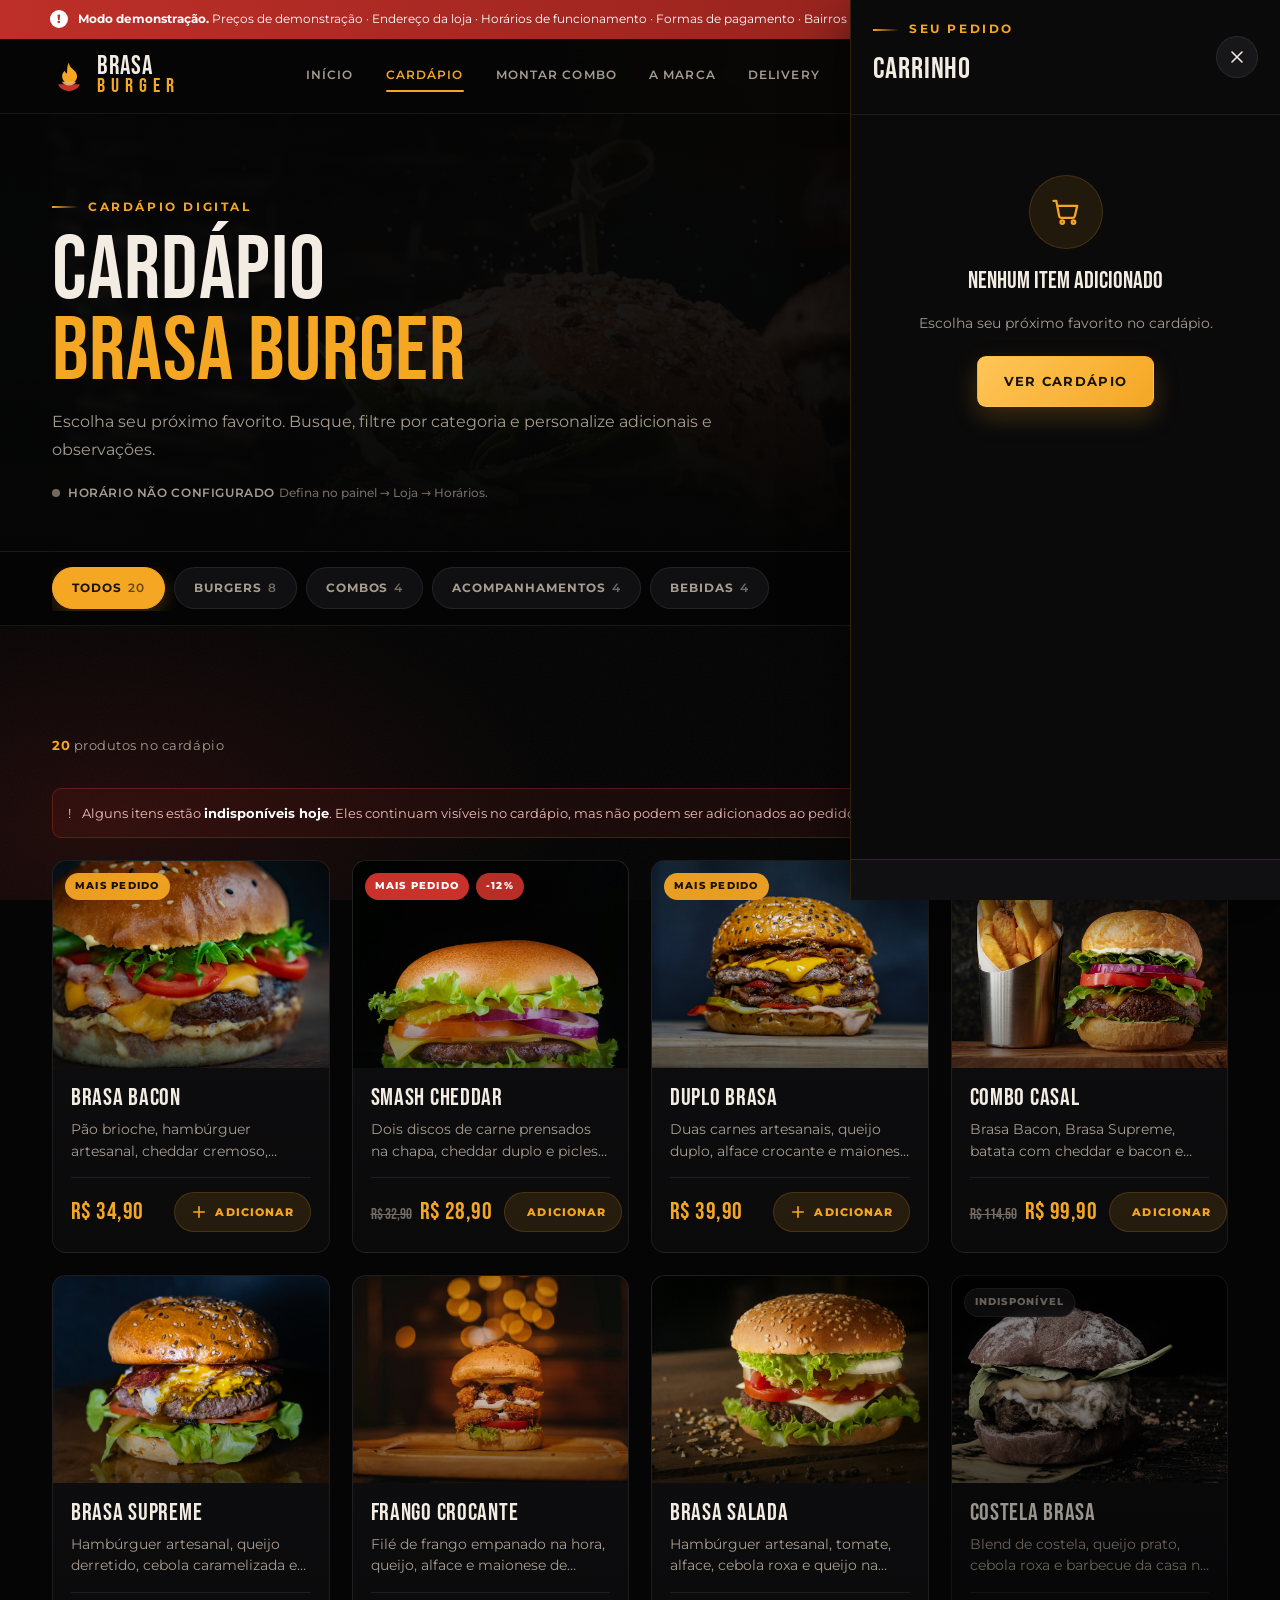
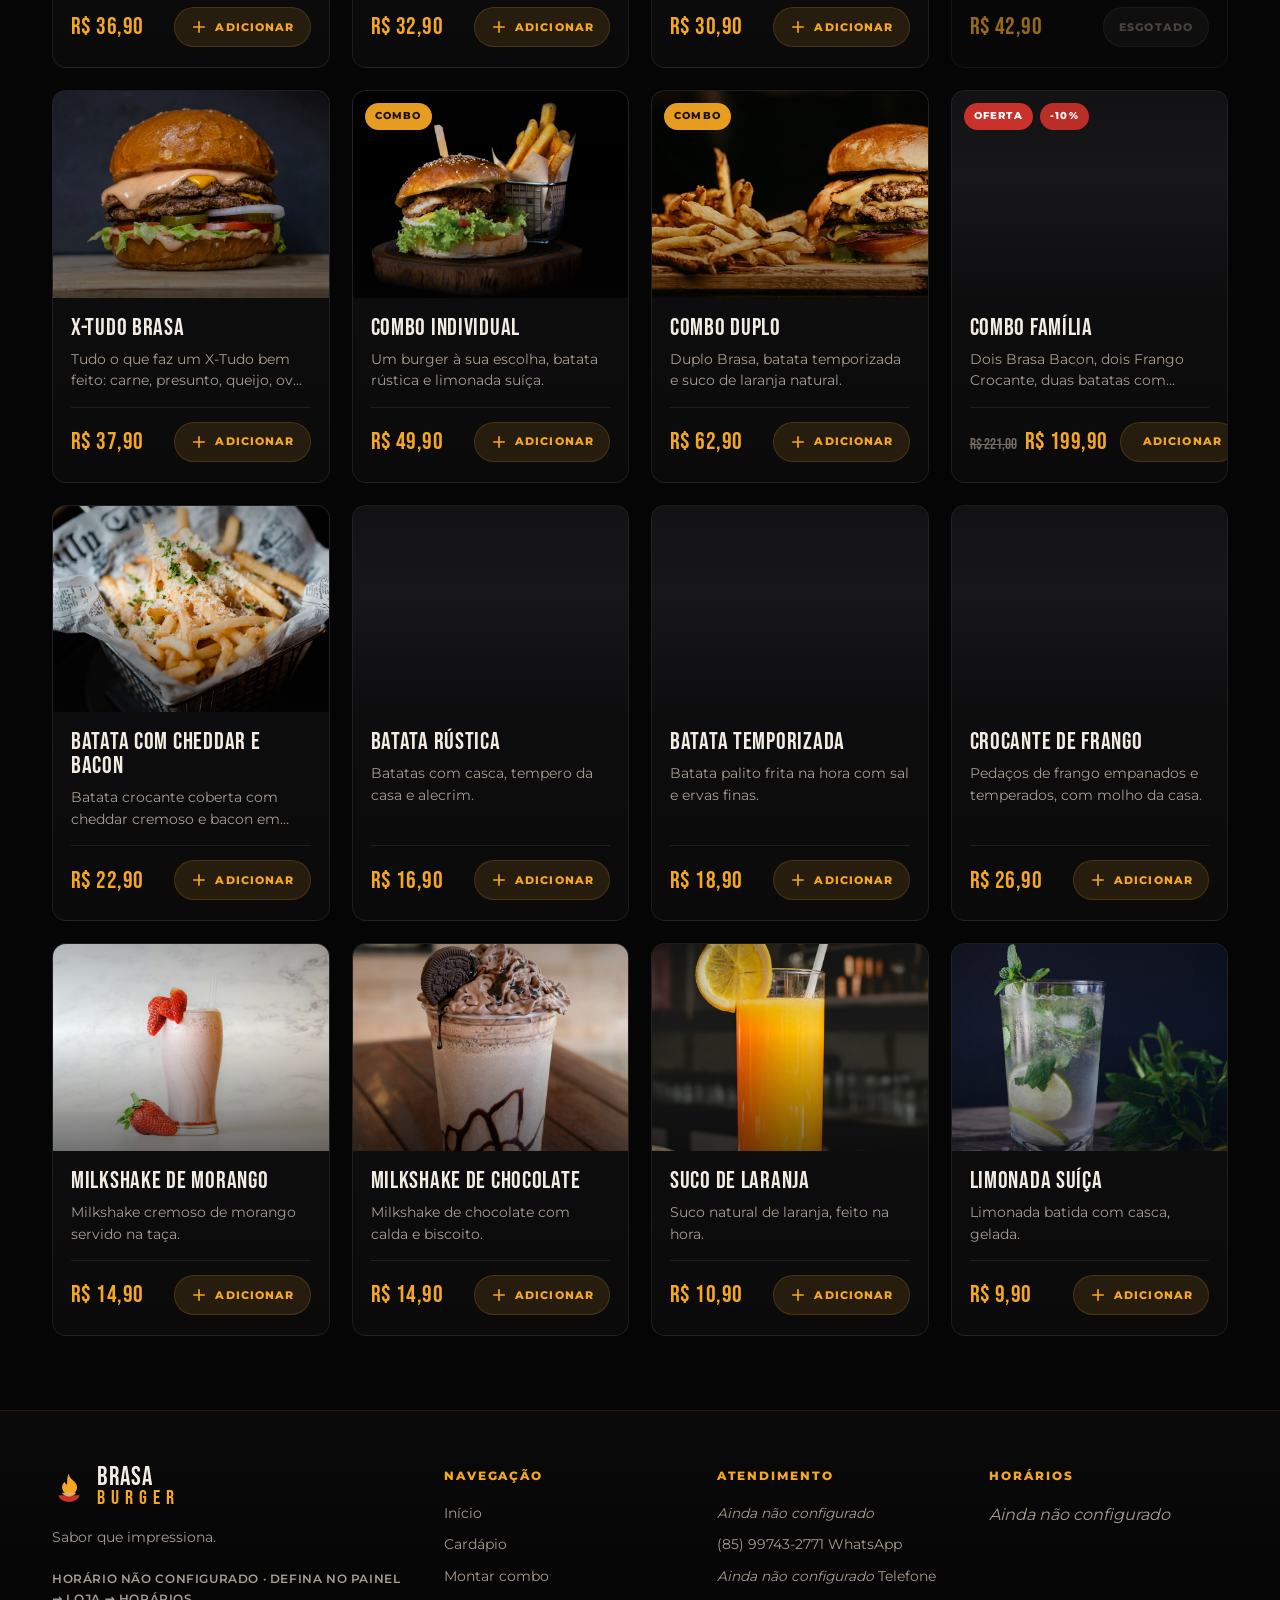
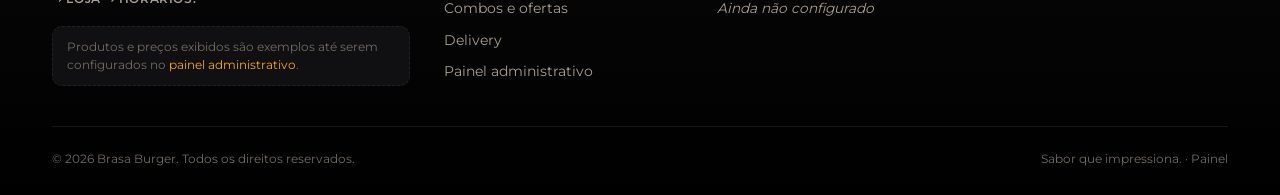
<file: cardapio.html>
<!DOCTYPE html>
<html lang="pt-BR">
<head>
<meta charset="utf-8">
<meta name="viewport" content="width=device-width, initial-scale=1, viewport-fit=cover">
<title>Cardápio — Brasa Burger | Burgers, combos e acompanhamentos</title>
<meta name="description" content="Conheça o cardápio da Brasa Burger: burgers artesanais, combos, acompanhamentos e bebidas. Busque, personalize adicionais e monte seu pedido.">
<meta name="theme-color" content="#050505">
<meta name="color-scheme" content="dark">
<meta property="og:type" content="website">
<meta property="og:title" content="Cardápio — Brasa Burger">
<meta property="og:description" content="Escolha seu próximo favorito no cardápio interativo da Brasa Burger.">
<meta property="og:image" content="assets/img/combo-banner.jpg">

<link rel="icon" href="assets/favicon.svg" type="image/svg+xml">
<link rel="stylesheet" href="css/base.css">
<link rel="stylesheet" href="css/menu.css">
</head>
<body>

<a class="pular-conteudo" href="#conteudo">Pular para o conteúdo</a>

<div class="barra-aviso" id="barra-aviso" hidden></div>
<div class="aviso-loja" id="aviso-loja" hidden></div>

<!-- ============================ CABEÇALHO ============================ -->
<header class="cabecalho">
  <div class="container cabecalho__inner">
    <a class="marca" href="index.html" aria-label="Brasa Burger — página inicial">
      <svg class="marca__simbolo" viewBox="0 0 40 40" aria-hidden="true" focusable="false">
        <path d="M20 4c0 5 3.4 6.6 6.2 9.4 1.9 1.9 3.3 4 3.3 6.9 0 4.7-3.9 8.6-8.8 8.6S11.9 25 11.9 20.3c0-2.7 1.2-4.8 3.1-6.6.4 1.7 1.2 2.8 2.5 3.4.9-3.6-.4-8.9 2.5-13.1z" fill="#F5A623"/>
        <path d="M8.5 29.6h23c.4 0 .8.1 1.1.2-1.2 4.6-6.4 7.9-12.6 7.9S8.6 34.4 7.4 29.8c.3-.1.7-.2 1.1-.2z" fill="#C8322B"/>
        <path d="M11.4 26.9h17.2a11 11 0 0 1-17.2 0z" fill="#E8B878" opacity=".9"/>
      </svg>
      <span class="marca__texto"><span>Brasa</span><span>Burger</span></span>
    </a>

    <nav class="nav" id="nav-principal" aria-label="Navegação principal">
      <a data-nav href="index.html">Início</a>
      <a data-nav href="cardapio.html">Cardápio</a>
      <a data-nav href="index.html#montar-combo">Montar combo</a>
      <a data-nav href="index.html#a-marca">A marca</a>
      <a data-nav href="index.html#delivery">Delivery</a>
      <a data-nav href="admin.html">Painel</a>
    </nav>

    <div class="acoes">
      <a class="btn btn--ouro btn--peq" href="index.html#delivery">Ver entrega</a>
      <button class="cart-btn" type="button" data-abrir-carrinho aria-label="Abrir carrinho, vazio">
        <svg viewBox="0 0 24 24" width="20" height="20" fill="none" stroke="currentColor" stroke-width="1.8" stroke-linecap="round" stroke-linejoin="round" aria-hidden="true"><circle cx="9" cy="20" r="1.4"/><circle cx="18" cy="20" r="1.4"/><path d="M2 3h2.2l2.3 12.1a2 2 0 0 0 2 1.6h8.6a2 2 0 0 0 2-1.6L21 7H5.4"/></svg>
        <span data-cart-badge hidden>0</span>
      </button>
      <button class="menu-btn" id="menu-btn" type="button" aria-label="Abrir menu" aria-expanded="false" aria-controls="nav-principal"><span></span></button>
    </div>
  </div>
</header>

<main id="conteudo">

  <!-- ============================ TOPO ============================== -->
  <section class="topo-cardapio">
    <div class="topo-cardapio__fundo" aria-hidden="true">
      <img src="assets/img/combo-banner.jpg" alt="" width="1800" height="1200" fetchpriority="high">
    </div>
    <div class="container">
      <p class="kicker">Cardápio digital</p>
      <h1>Cardápio <em>Brasa Burger</em></h1>
      <p class="lead">Escolha seu próximo favorito. Busque, filtre por categoria e personalize adicionais e observações.</p>
      <p class="status-loja mt-2" data-loja-status></p>
    </div>
  </section>

  <!-- =========================== FILTROS ============================= -->
  <div class="filtros">
    <div class="container filtros__inner">
      <div class="chips" id="chips" role="group" aria-label="Filtrar por categoria"></div>

      <div class="busca">
        <span class="busca__ico" aria-hidden="true">
          <svg viewBox="0 0 24 24" width="18" height="18" fill="none" stroke="currentColor" stroke-width="1.9" stroke-linecap="round"><circle cx="11" cy="11" r="7"/><path d="M20 20l-3.6-3.6"/></svg>
        </span>
        <label class="campo-rotulo oculto" for="busca">Buscar produto</label>
        <input class="campo" type="search" id="busca" placeholder="Buscar no cardápio…" autocomplete="off" aria-describedby="resultado-texto">
        <button class="busca__limpar" type="button" id="busca-limpar" aria-label="Limpar busca" hidden>
          <svg viewBox="0 0 24 24" width="15" height="15" fill="none" stroke="currentColor" stroke-width="2.2" stroke-linecap="round"><path d="M6 6l12 12M18 6L6 18"/></svg>
        </button>
      </div>
    </div>
  </div>

  <!-- ========================== RESULTADO ============================ -->
  <section class="secao secao--comprimida" aria-labelledby="resultado-texto">
    <div class="container">
      <div class="resultado-linha">
        <p id="resultado-texto" role="status" aria-live="polite">Carregando cardápio…</p>
        <div class="ordenar">
          <label for="ordenar">Ordenar:</label>
          <select class="campo" id="ordenar">
            <option value="relevancia">Destaques</option>
            <option value="menor">Menor preço</option>
            <option value="maior">Maior preço</option>
            <option value="nome">Nome A–Z</option>
          </select>
        </div>
      </div>

      <p class="aviso-indisponivel" id="aviso-indisponivel" hidden>
        <span aria-hidden="true">!</span>
        <span>Alguns itens estão <strong>indisponíveis hoje</strong>. Eles continuam visíveis no cardápio, mas não podem ser adicionados ao pedido.</span>
      </p>

      <div class="grade-cardapio" id="grade-cardapio"></div>

      <div class="sem-resultado" id="sem-resultado" hidden>
        <h3>Nada encontrado</h3>
        <p>Nenhum produto corresponde à sua busca. Tente outro nome ou volte para todos os itens.</p>
        <button class="btn btn--ouro" type="button" id="limpar-filtros">Ver cardápio inteiro</button>
      </div>
    </div>
  </section>

  <!-- ======================= BARRA FIXA CARRINHO ===================== -->
  <div class="barra-carrinho" id="barra-carrinho" hidden>
    <div class="barra-carrinho__info">
      <span data-barra-qtd>0 itens</span>
      <strong data-barra-total>R$ 0,00</strong>
    </div>
    <button class="btn btn--ouro" type="button" data-barra-abrir>Ver carrinho</button>
  </div>

</main>

<!-- ============================== RODAPÉ ============================ -->
<footer class="rodape">
  <div class="container">
    <div class="rodape__grade">
      <div class="rodape__sobre">
        <a class="marca" href="index.html" aria-label="Brasa Burger — início">
          <svg class="marca__simbolo" viewBox="0 0 40 40" aria-hidden="true" focusable="false">
            <path d="M20 4c0 5 3.4 6.6 6.2 9.4 1.9 1.9 3.3 4 3.3 6.9 0 4.7-3.9 8.6-8.8 8.6S11.9 25 11.9 20.3c0-2.7 1.2-4.8 3.1-6.6.4 1.7 1.2 2.8 2.5 3.4.9-3.6-.4-8.9 2.5-13.1z" fill="#F5A623"/>
            <path d="M8.5 29.6h23c.4 0 .8.1 1.1.2-1.2 4.6-6.4 7.9-12.6 7.9S8.6 34.4 7.4 29.8c.3-.1.7-.2 1.1-.2z" fill="#C8322B"/>
            <path d="M11.4 26.9h17.2a11 11 0 0 1-17.2 0z" fill="#E8B878" opacity=".9"/>
          </svg>
          <span class="marca__texto"><span>Brasa</span><span>Burger</span></span>
        </a>
        <p class="lead" data-loja="slogan">Sabor que impressiona.</p>
        <p class="status-loja mt-2" data-rodape-status></p>
        <p class="rodape__aviso">
          Produtos e preços exibidos são exemplos até serem configurados no
          <a class="dourado" href="admin.html">painel administrativo</a>.
        </p>
      </div>

      <div>
        <h4>Navegação</h4>
        <ul class="rodape__lista">
          <li><a href="index.html">Início</a></li>
          <li><a href="cardapio.html">Cardápio</a></li>
          <li><a href="index.html#montar-combo">Montar combo</a></li>
          <li><a href="index.html#ofertas">Combos e ofertas</a></li>
          <li><a href="index.html#delivery">Delivery</a></li>
          <li><a href="admin.html">Painel administrativo</a></li>
        </ul>
      </div>

      <div>
        <h4>Atendimento</h4>
        <ul class="rodape__lista">
          <li><span data-loja="endereco">—</span></li>
          <li><span data-loja="whatsapp">—</span> <span class="mudo">WhatsApp</span></li>
          <li><span data-loja="telefone">—</span> <span class="mudo">Telefone</span></li>
          <li><a data-loja="email" href="#">—</a></li>
        </ul>
      </div>

      <div>
        <h4>Horários</h4>
        <ul class="horarios" data-loja="horarios"></ul>
      </div>
    </div>

    <div class="rodape__pe">
      <p>© <span data-ano>2026</span> <span id="rodape-loja-nome">Brasa Burger</span>. Todos os direitos reservados.</p>
      <p>Sabor que impressiona. · <a href="admin.html">Painel</a></p>
    </div>
  </div>
</footer>

<script src="js/data.js"></script>
<script src="js/store.js"></script>
<script src="js/cart.js"></script>
<script src="js/ui.js"></script>
<script src="js/menu.js"></script>
</body>
</html>
</file>
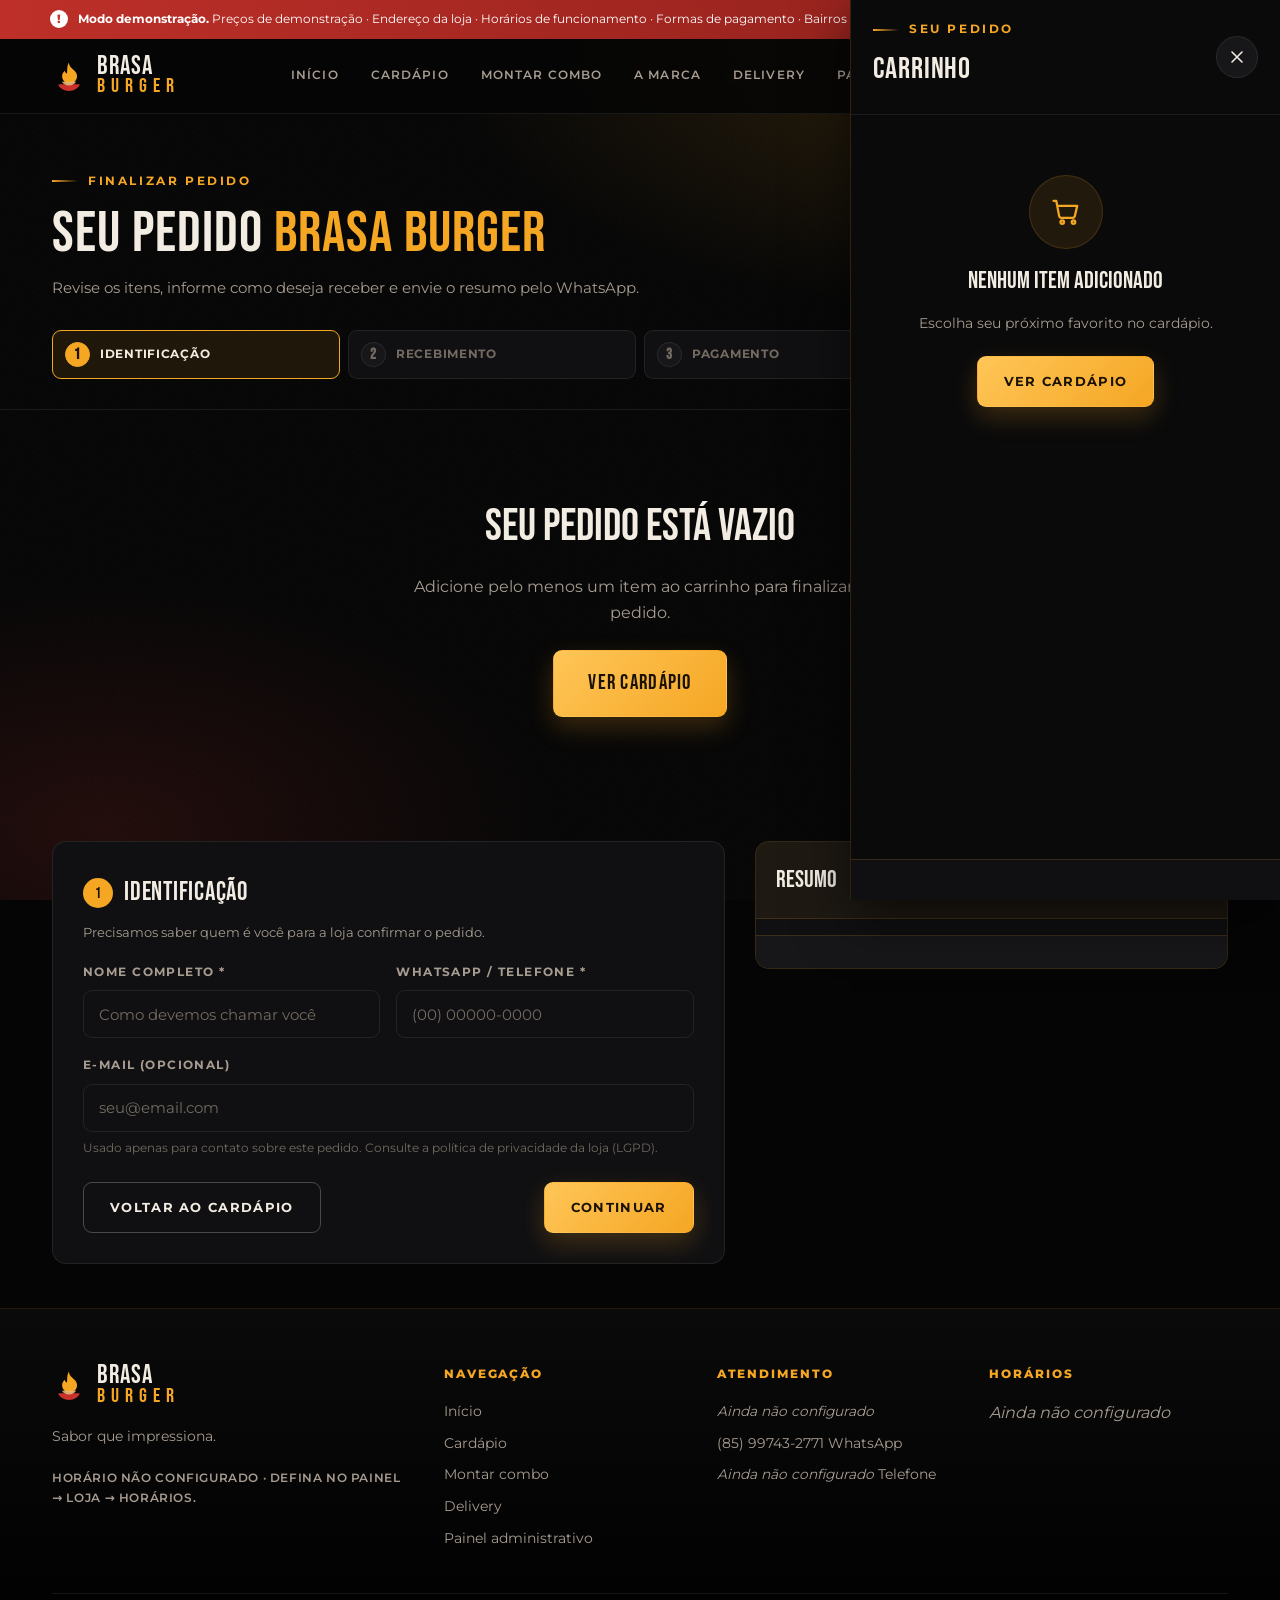
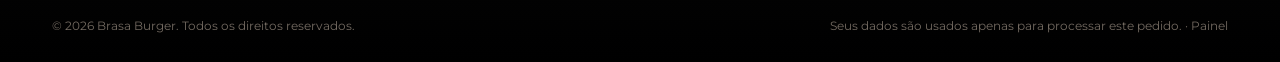
<file: checkout.html>
<!DOCTYPE html>
<html lang="pt-BR">
<head>
<meta charset="utf-8">
<meta name="viewport" content="width=device-width, initial-scale=1, viewport-fit=cover">
<title>Finalizar pedido — Brasa Burger</title>
<meta name="description" content="Revise seu pedido, escolha entrega ou retirada, informe pagamento e envie seu pedido da Brasa Burger pelo WhatsApp.">
<meta name="theme-color" content="#050505">
<meta name="color-scheme" content="dark">
<meta name="robots" content="noindex">

<link rel="icon" href="assets/favicon.svg" type="image/svg+xml">
<link rel="stylesheet" href="css/base.css">
<link rel="stylesheet" href="css/checkout.css">
</head>
<body>

<a class="pular-conteudo" href="#conteudo">Pular para o conteúdo</a>

<div class="barra-aviso" id="barra-aviso" hidden></div>
<div class="aviso-loja" id="aviso-loja" hidden></div>

<!-- ============================ CABEÇALHO ============================ -->
<header class="cabecalho">
  <div class="container cabecalho__inner">
    <a class="marca" href="index.html" aria-label="Brasa Burger — página inicial">
      <svg class="marca__simbolo" viewBox="0 0 40 40" aria-hidden="true" focusable="false">
        <path d="M20 4c0 5 3.4 6.6 6.2 9.4 1.9 1.9 3.3 4 3.3 6.9 0 4.7-3.9 8.6-8.8 8.6S11.9 25 11.9 20.3c0-2.7 1.2-4.8 3.1-6.6.4 1.7 1.2 2.8 2.5 3.4.9-3.6-.4-8.9 2.5-13.1z" fill="#F5A623"/>
        <path d="M8.5 29.6h23c.4 0 .8.1 1.1.2-1.2 4.6-6.4 7.9-12.6 7.9S8.6 34.4 7.4 29.8c.3-.1.7-.2 1.1-.2z" fill="#C8322B"/>
        <path d="M11.4 26.9h17.2a11 11 0 0 1-17.2 0z" fill="#E8B878" opacity=".9"/>
      </svg>
      <span class="marca__texto"><span>Brasa</span><span>Burger</span></span>
    </a>

    <nav class="nav" id="nav-principal" aria-label="Navegação principal">
      <a data-nav href="index.html">Início</a>
      <a data-nav href="cardapio.html">Cardápio</a>
      <a data-nav href="index.html#montar-combo">Montar combo</a>
      <a data-nav href="index.html#a-marca">A marca</a>
      <a data-nav href="index.html#delivery">Delivery</a>
      <a data-nav href="admin.html">Painel</a>
    </nav>

    <div class="acoes">
      <a class="btn btn--ouro btn--peq" href="cardapio.html">Adicionar itens</a>
      <button class="cart-btn" type="button" data-abrir-carrinho aria-label="Abrir carrinho, vazio">
        <svg viewBox="0 0 24 24" width="20" height="20" fill="none" stroke="currentColor" stroke-width="1.8" stroke-linecap="round" stroke-linejoin="round" aria-hidden="true"><circle cx="9" cy="20" r="1.4"/><circle cx="18" cy="20" r="1.4"/><path d="M2 3h2.2l2.3 12.1a2 2 0 0 0 2 1.6h8.6a2 2 0 0 0 2-1.6L21 7H5.4"/></svg>
        <span data-cart-badge hidden>0</span>
      </button>
      <button class="menu-btn" id="menu-btn" type="button" aria-label="Abrir menu" aria-expanded="false" aria-controls="nav-principal"><span></span></button>
    </div>
  </div>
</header>

<main id="conteudo">

  <!-- ============================= TOPO ============================== -->
  <section class="topo-checkout">
    <div class="container">
      <p class="kicker">Finalizar pedido</p>
      <h1>Seu pedido <em>Brasa Burger</em></h1>
      <p class="lead">Revise os itens, informe como deseja receber e envie o resumo pelo WhatsApp.</p>

      <ol class="progresso" id="progresso">
        <li class="progresso__passo progresso__passo--ativo" data-passo="1"><span class="progresso__num">1</span><span>Identificação</span></li>
        <li class="progresso__passo" data-passo="2"><span class="progresso__num">2</span><span>Recebimento</span></li>
        <li class="progresso__passo" data-passo="3"><span class="progresso__num">3</span><span>Pagamento</span></li>
        <li class="progresso__passo" data-passo="4"><span class="progresso__num">4</span><span>Confirmação</span></li>
      </ol>
    </div>
  </section>

  <!-- =========================== CARRINHO VAZIO ======================= -->
  <section class="container carrinho-vazio" id="checkout-vazio" hidden>
    <h2>Seu pedido está vazio</h2>
    <p>Adicione pelo menos um item ao carrinho para finalizar o pedido.</p>
    <a class="btn btn--ouro btn--hero" href="cardapio.html">Ver cardápio</a>
  </section>

  <!-- ============================== FLUXO ============================= -->
  <div class="container checkout-grade" id="checkout-grade" hidden>

    <!-- ------------------------------ FORM --------------------------- -->
    <form id="form-checkout" novalidate>

      <!-- etapa 1 -->
      <section class="painel etapa" data-etapa="1">
        <h2 class="painel__titulo"><span class="painel__num">1</span> Identificação</h2>
        <p class="painel__sub">Precisamos saber quem é você para a loja confirmar o pedido.</p>

        <div class="linha-campos">
          <div class="campo-grupo">
            <label class="campo-rotulo" for="nome">Nome completo *</label>
            <input class="campo" type="text" id="nome" name="nome" autocomplete="name" required placeholder="Como devemos chamar você">
            <p class="campo-erro" id="erro-nome" hidden></p>
          </div>
          <div class="campo-grupo">
            <label class="campo-rotulo" for="telefone">WhatsApp / telefone *</label>
            <input class="campo" type="tel" id="telefone" name="telefone" autocomplete="tel" inputmode="numeric" required placeholder="(00) 00000-0000" maxlength="15">
            <p class="campo-erro" id="erro-telefone" hidden></p>
          </div>
        </div>

        <div class="campo-grupo">
          <label class="campo-rotulo" for="email">E-mail (opcional)</label>
          <input class="campo" type="email" id="email" name="email" autocomplete="email" placeholder="seu@email.com">
          <p class="campo-erro" id="erro-email" hidden></p>
          <p class="campo-ajuda">Usado apenas para contato sobre este pedido. Consulte a política de privacidade da loja (LGPD).</p>
        </div>

        <div class="acoes-etapa">
          <a class="btn btn--fantasma" href="cardapio.html">Voltar ao cardápio</a>
          <button class="btn btn--ouro" type="button" data-proximo="1">Continuar</button>
        </div>
        <div class="etapa-erro" id="erro-etapa-1" hidden></div>
      </section>

      <!-- etapa 2 -->
      <section class="painel etapa" data-etapa="2" hidden>
        <h2 class="painel__titulo"><span class="painel__num">2</span> Como você quer receber?</h2>
        <p class="painel__sub">Escolha entre entrega no endereço ou retirada no local.</p>

        <div class="escolhas escolhas--2" id="escolhas-modo" role="radiogroup" aria-label="Modalidade de recebimento"></div>

        <div id="bloco-entrega" class="mt-3" hidden>
          <div class="linha-campos linha-campos--rua">
            <div class="campo-grupo">
              <label class="campo-rotulo" for="rua">Endereço *</label>
              <input class="campo" type="text" id="rua" autocomplete="address-line1" placeholder="Rua ou avenida">
              <p class="campo-erro" id="erro-rua" hidden></p>
            </div>
            <div class="campo-grupo">
              <label class="campo-rotulo" for="numero">Número *</label>
              <input class="campo" type="text" id="numero" inputmode="numeric" placeholder="123">
              <p class="campo-erro" id="erro-numero" hidden></p>
            </div>
          </div>

          <div class="linha-campos">
            <div class="campo-grupo">
              <label class="campo-rotulo" for="complemento">Complemento</label>
              <input class="campo" type="text" id="complemento" placeholder="Apto, bloco, casa">
            </div>
            <div class="campo-grupo" id="grupo-bairro">
              <label class="campo-rotulo" for="bairro">Bairro *</label>
              <select class="campo" id="bairro" required></select>
              <p class="campo-erro" id="erro-bairro" hidden></p>
            </div>
          </div>

          <div class="campo-grupo">
            <label class="campo-rotulo" for="referencia">Ponto de referência</label>
            <input class="campo" type="text" id="referencia" placeholder="Orientação para a entrega">
          </div>
        </div>

        <div id="bloco-retirada" class="aviso-caixa aviso-caixa--amarelo" hidden>
          <span aria-hidden="true">i</span>
          <span>
            <strong>Retirada no local</strong>
            <span data-loja="endereco">—</span><br>
            <span>Horário: <span data-loja="horarios-resumo"></span></span>
          </span>
        </div>

        <div class="acoes-etapa">
          <button class="btn btn--fantasma" type="button" data-voltar="2">Voltar</button>
          <button class="btn btn--ouro" type="button" data-proximo="2">Continuar</button>
        </div>
        <div class="etapa-erro" id="erro-etapa-2" hidden></div>
      </section>

      <!-- etapa 3 -->
      <section class="painel etapa" data-etapa="3" hidden>
        <h2 class="painel__titulo"><span class="painel__num">3</span> Pagamento</h2>
        <p class="painel__sub">Formas de pagamento aceitas pela loja.</p>

        <div class="escolhas" id="escolhas-pagamento" role="radiogroup" aria-label="Forma de pagamento"></div>
        <p class="campo-erro" id="erro-pagamento" hidden></p>

        <div class="campo-grupo mt-2" id="grupo-troco" hidden>
          <label class="campo-rotulo" for="troco">Precisa de troco para quanto?</label>
          <input class="campo" type="text" id="troco" inputmode="numeric" placeholder="Ex.: R$ 100,00">
        </div>

        <div class="campo-grupo">
          <label class="campo-rotulo" for="obs-geral">Observações do pedido</label>
          <textarea class="campo" id="obs-geral" rows="3" maxlength="300" placeholder="Ex.: interfone quebrado, entregar na portaria…"></textarea>
        </div>

        <div class="acoes-etapa">
          <button class="btn btn--fantasma" type="button" data-voltar="3">Voltar</button>
          <button class="btn btn--ouro" type="button" data-proximo="3">Revisar pedido</button>
        </div>
        <div class="etapa-erro" id="erro-etapa-3" hidden></div>
      </section>

      <!-- etapa 4 -->
      <section class="painel etapa" data-etapa="4" hidden>
        <h2 class="painel__titulo"><span class="painel__num">4</span> Confirmação</h2>
        <p class="painel__sub">Confira tudo antes de enviar. Você poderá ajustar na tela do WhatsApp.</p>

        <div id="bloco-revisao"></div>

        <div class="aviso-caixa aviso-caixa--amarelo" id="aviso-whatsapp" hidden>
          <span aria-hidden="true">!</span>
          <span>
            <strong>WhatsApp ainda não configurado</strong>
            Sem o número da loja não é possível abrir a conversa.
            Informe o número no <a href="admin.html#loja">painel administrativo</a> — ou use “Copiar mensagem” e envie pelo canal que a loja indicar.
          </span>
        </div>

        <div class="aviso-caixa aviso-caixa--vermelho" id="aviso-fechado" hidden>
          <span aria-hidden="true">!</span>
          <span><strong>Loja fechada no momento</strong><span id="aviso-fechado-texto"></span></span>
        </div>

        <div class="aviso-caixa aviso-caixa--vermelho" id="aviso-minimo" hidden>
          <span aria-hidden="true">!</span>
          <span><strong>Pedido mínimo não atingido</strong><span id="aviso-minimo-texto"></span></span>
        </div>

        <div class="previa">
          <div class="previa__topo">
            <h4>Prévia da mensagem</h4>
            <button class="btn btn--ouro-escuro btn--peq" type="button" id="btn-copiar">Copiar mensagem</button>
          </div>
          <pre id="texto-whatsapp" aria-live="polite"></pre>
        </div>

        <div class="acoes-etapa">
          <button class="btn btn--fantasma" type="button" data-voltar="4">Voltar</button>
          <button class="btn btn--ouro btn--flex" type="button" id="btn-enviar">
            Enviar pedido pelo WhatsApp
          </button>
        </div>
        <div class="etapa-erro" id="erro-etapa-4" hidden></div>

        <p class="campo-ajuda mt-2">
          O envio abre a conversa do WhatsApp com o resumo do pedido. Ele <strong>não</strong> confirma o
          pedido automaticamente: a loja confirma após analisar disponibilidade, entrega e pagamento.
        </p>
      </section>
    </form>

    <!-- ---------------------------- RESUMO --------------------------- -->
    <aside class="resumo-pedido" aria-label="Resumo do pedido">
      <div class="resumo-pedido__topo">
        <h2>Resumo</h2>
        <a class="link-ouro" href="cardapio.html">Editar</a>
      </div>
      <div class="resumo-pedido__itens" id="resumo-itens"></div>
      <div class="resumo-pedido__totais" id="resumo-totais"></div>
    </aside>
  </div>

  <!-- =========================== CONFIRMAÇÃO ========================== -->
  <section class="container" id="checkout-confirmado" hidden>
    <div class="confirma-card">
      <div class="confirma-card__ico" aria-hidden="true">
        <svg viewBox="0 0 24 24" fill="none" stroke="currentColor" stroke-width="1.8" stroke-linecap="round" stroke-linejoin="round"><path d="M4 12.5l5 5L20 6.5"/></svg>
      </div>
      <h2>Resumo enviado</h2>
      <p class="confirma-card__numero" id="confirmado-numero"></p>
      <p>
        A conversa do WhatsApp foi aberta com o resumo do seu pedido. Para concluir, <strong>envie a
        mensagem na conversa</strong>.
      </p>
      <p class="aviso-caixa aviso-caixa--amarelo" style="text-align:left">
        <span aria-hidden="true">!</span>
        <span>
          <strong>Seu pedido ainda não está confirmado.</strong>
          Abrir o WhatsApp não confirma o pedido. A loja confirma somente após analisar disponibilidade,
          entrega e forma de pagamento — você recebe o retorno pelo mesmo número.
        </span>
      </p>
      <p id="confirmado-detalhes" class="mudo" style="font-size:.86rem"></p>
      <div class="confirma-card__acoes">
        <a class="btn btn--ouro" href="cardapio.html">Fazer outro pedido</a>
        <a class="btn btn--fantasma" href="index.html">Voltar ao início</a>
      </div>
    </div>
  </section>

</main>

<!-- ============================== RODAPÉ ============================ -->
<footer class="rodape">
  <div class="container">
    <div class="rodape__grade">
      <div class="rodape__sobre">
        <a class="marca" href="index.html" aria-label="Brasa Burger — início">
          <svg class="marca__simbolo" viewBox="0 0 40 40" aria-hidden="true" focusable="false">
            <path d="M20 4c0 5 3.4 6.6 6.2 9.4 1.9 1.9 3.3 4 3.3 6.9 0 4.7-3.9 8.6-8.8 8.6S11.9 25 11.9 20.3c0-2.7 1.2-4.8 3.1-6.6.4 1.7 1.2 2.8 2.5 3.4.9-3.6-.4-8.9 2.5-13.1z" fill="#F5A623"/>
            <path d="M8.5 29.6h23c.4 0 .8.1 1.1.2-1.2 4.6-6.4 7.9-12.6 7.9S8.6 34.4 7.4 29.8c.3-.1.7-.2 1.1-.2z" fill="#C8322B"/>
            <path d="M11.4 26.9h17.2a11 11 0 0 1-17.2 0z" fill="#E8B878" opacity=".9"/>
          </svg>
          <span class="marca__texto"><span>Brasa</span><span>Burger</span></span>
        </a>
        <p class="lead" data-loja="slogan">Sabor que impressiona.</p>
        <p class="status-loja mt-2" data-rodape-status></p>
      </div>

      <div>
        <h4>Navegação</h4>
        <ul class="rodape__lista">
          <li><a href="index.html">Início</a></li>
          <li><a href="cardapio.html">Cardápio</a></li>
          <li><a href="index.html#montar-combo">Montar combo</a></li>
          <li><a href="index.html#delivery">Delivery</a></li>
          <li><a href="admin.html">Painel administrativo</a></li>
        </ul>
      </div>

      <div>
        <h4>Atendimento</h4>
        <ul class="rodape__lista">
          <li><span data-loja="endereco">—</span></li>
          <li><span data-loja="whatsapp">—</span> <span class="mudo">WhatsApp</span></li>
          <li><span data-loja="telefone">—</span> <span class="mudo">Telefone</span></li>
        </ul>
      </div>

      <div>
        <h4>Horários</h4>
        <ul class="horarios" data-loja="horarios"></ul>
      </div>
    </div>

    <div class="rodape__pe">
      <p>© <span data-ano>2026</span> <span id="rodape-loja-nome">Brasa Burger</span>. Todos os direitos reservados.</p>
      <p>Seus dados são usados apenas para processar este pedido. · <a href="admin.html">Painel</a></p>
    </div>
  </div>
</footer>

<script src="js/data.js"></script>
<script src="js/store.js"></script>
<script src="js/cart.js"></script>
<script src="js/ui.js"></script>
<script src="js/pedidos.js"></script>
<script src="js/checkout.js"></script>
</body>
</html>
</file>
<file: css/base.css>
@import url("fonts.css");

/* ============================================================================
   BRASA BURGER — BASE (tokens, reset, tipografia, componentes compartilhados)
   ============================================================================ */

:root {
  /* Paleta oficial */
  --preto: #050505;
  --preto-2: #0a0a0b;
  --preto-3: #101012;
  --preto-4: #17171a;
  --dourado: #F5A623;
  --dourado-2: #FFC658;
  --vermelho: #C8322B;
  --madeira: #4A2B1D;
  --alface: #6B9E3D;
  --creme: #E8B878;

  --texto: #F2ECE3;
  --texto-2: #A79C90;
  --texto-3: #736A61;

  --borda: rgba(245, 166, 35, .16);
  --borda-fraca: rgba(255, 255, 255, .08);
  --sombra: 0 18px 50px rgba(0, 0, 0, .55);
  --sombra-suave: 0 8px 26px rgba(0, 0, 0, .38);

  --fonte-titulo: "Bebas Neue", "Impact", sans-serif;
  --fonte-texto: "Montserrat", "Segoe UI", system-ui, sans-serif;

  --raio: 14px;
  --raio-pequeno: 9px;
  --raio-grande: 22px;

  --container: 1220px;
  --cabecalho-altura: 74px;

  --gradiente-brasa:
    radial-gradient(900px 420px at 78% 6%, rgba(245, 166, 35, .16), transparent 62%),
    radial-gradient(700px 380px at 8% 92%, rgba(200, 50, 43, .14), transparent 65%);
}

/* ------------------------------- reset -------------------------------- */
*, *::before, *::after { box-sizing: border-box; }

html { -webkit-text-size-adjust: 100%; scroll-behavior: smooth; }

body {
  margin: 0;
  background-color: var(--preto);
  background-image: var(--gradiente-brasa);
  background-attachment: fixed;
  color: var(--texto);
  font-family: var(--fonte-texto);
  font-size: 16px;
  line-height: 1.65;
  font-weight: 400;
  -webkit-font-smoothing: antialiased;
  overflow-x: hidden;
}

body::before {
  content: "";
  position: fixed;
  inset: 0;
  pointer-events: none;
  z-index: 0;
  opacity: .038;
  background-image: url("data:image/svg+xml,%3Csvg xmlns='http://www.w3.org/2000/svg' width='160' height='160'%3E%3Cfilter id='n'%3E%3CfeTurbulence type='fractalNoise' baseFrequency='.85' numOctaves='3'/%3E%3C/filter%3E%3Crect width='160' height='160' filter='url(%23n)'/%3E%3C/svg%3E");
}

body.travado { overflow: hidden; }

img, svg, video { display: block; max-width: 100%; }
img { height: auto; }

a { color: inherit; text-decoration: none; }
button { font: inherit; color: inherit; cursor: pointer; }
input, textarea, select, button { font-family: inherit; }

h1, h2, h3, h4, h5 { margin: 0; font-weight: 400; }
p { margin: 0; }
ul, ol, dl, dd { margin: 0; padding: 0; }
li { list-style: none; }

:focus-visible {
  outline: 3px solid var(--dourado);
  outline-offset: 3px;
  border-radius: 4px;
}

::selection { background: var(--dourado); color: var(--preto); }

.pular-conteudo {
  position: absolute; left: -9999px; top: 0; z-index: 999;
  background: var(--dourado); color: var(--preto);
  padding: 12px 20px; font-weight: 700; border-radius: 0 0 10px 0;
}
.pular-conteudo:focus { left: 0; }

/* ----------------------------- tipografia ----------------------------- */
.titulo-secao {
  font-family: var(--fonte-titulo);
  font-size: clamp(2.4rem, 5.4vw, 4rem);
  line-height: .95;
  letter-spacing: .015em;
  text-transform: uppercase;
}
.titulo-secao em { font-style: normal; color: var(--dourado); }

.kicker {
  font-size: .74rem;
  font-weight: 700;
  letter-spacing: .22em;
  text-transform: uppercase;
  color: var(--dourado);
  display: flex;
  align-items: center;
  gap: 10px;
  margin-bottom: 14px;
}
.kicker::before {
  content: "";
  width: 26px; height: 2px;
  background: linear-gradient(90deg, var(--dourado), transparent);
}
.kicker--centro { justify-content: center; }
.kicker--centro::after {
  content: "";
  width: 26px; height: 2px;
  background: linear-gradient(270deg, var(--dourado), transparent);
}

.lead { color: var(--texto-2); font-size: 1.03rem; max-width: 62ch; }

.sec-titulo-linha {
  display: flex; align-items: flex-end; justify-content: space-between;
  gap: 28px; flex-wrap: wrap; margin-bottom: 34px;
}
.sec-titulo-linha .lead { max-width: 46ch; }

/* ------------------------------- layout ------------------------------- */
.container {
  width: 100%;
  max-width: var(--container);
  margin-inline: auto;
  padding-inline: 22px;
  position: relative;
  z-index: 1;
}

.secao { padding-block: clamp(60px, 8vw, 104px); position: relative; }
.secao--comprimida { padding-block: clamp(44px, 6vw, 74px); }
.secao--escuro { background: linear-gradient(180deg, rgba(0,0,0,.62), rgba(0,0,0,.86)); }
.secao--borda-topo { border-top: 1px solid var(--borda-fraca); }

.grade { display: grid; gap: 24px; }
.grade--2 { grid-template-columns: repeat(auto-fit, minmax(320px, 1fr)); }
.grade--3 { grid-template-columns: repeat(auto-fill, minmax(290px, 1fr)); }
.grade--4 { grid-template-columns: repeat(auto-fill, minmax(255px, 1fr)); }

/* ------------------------------- botões ------------------------------- */
.btn {
  display: inline-flex; align-items: center; justify-content: center; gap: 9px;
  padding: 14px 26px;
  border: 1px solid transparent;
  border-radius: var(--raio-pequeno);
  font-size: .82rem;
  font-weight: 700;
  letter-spacing: .1em;
  text-transform: uppercase;
  text-align: center;
  transition: transform .18s ease, box-shadow .18s ease, background-color .18s ease, border-color .18s ease, color .18s ease;
  min-height: 48px;
}
.btn svg { flex: none; }

.btn--ouro {
  background: linear-gradient(135deg, var(--dourado-2), var(--dourado));
  color: #1a1204;
  box-shadow: 0 10px 26px rgba(245, 166, 35, .22);
}
.btn--ouro:hover { transform: translateY(-2px); box-shadow: 0 16px 34px rgba(245, 166, 35, .34); }
.btn--ouro:active { transform: translateY(0); }

.btn--fantasma {
  background: transparent;
  color: var(--texto);
  border-color: rgba(255, 255, 255, .24);
}
.btn--fantasma:hover { border-color: var(--dourado); color: var(--dourado); }

.btn--perigo {
  background: var(--vermelho); color: #fff;
  box-shadow: 0 10px 26px rgba(200, 50, 43, .28);
}
.btn--perigo:hover { filter: brightness(1.1); }

.btn--ouro-escuro {
  background: rgba(245, 166, 35, .1);
  color: var(--dourado);
  border-color: var(--borda);
}
.btn--ouro-escuro:hover { background: rgba(245, 166, 35, .18); }

.btn--peq { padding: 11px 18px; min-height: 42px; font-size: .74rem; }
.btn--bloco { display: flex; width: 100%; }
.btn--flex { flex: 1; }
.btn--hero {
  font-family: var(--fonte-titulo);
  font-size: 1.32rem;
  letter-spacing: .06em;
  padding: 15px 34px;
  font-weight: 400;
}
.btn[disabled], .btn.desabilitado {
  opacity: .45; pointer-events: none; cursor: not-allowed;
  box-shadow: none;
}

.btn--carregando { position: relative; color: transparent !important; }
.btn--carregando::after {
  content: ""; position: absolute; width: 18px; height: 18px;
  border: 2px solid rgba(0,0,0,.35); border-top-color: #1a1204;
  border-radius: 50%; animation: girar .7s linear infinite;
}
@keyframes girar { to { transform: rotate(360deg); } }

.link-ouro {
  color: var(--dourado); font-weight: 700; font-size: .84rem;
  letter-spacing: .06em; text-transform: uppercase;
  display: inline-flex; align-items: center; gap: 8px;
  border-bottom: 1px solid transparent; padding-bottom: 2px;
}
.link-ouro:hover { border-bottom-color: var(--dourado); }

/* ------------------------------- campos ------------------------------- */
.campo {
  width: 100%;
  background: var(--preto-3);
  border: 1px solid var(--borda-fraca);
  border-radius: var(--raio-pequeno);
  color: var(--texto);
  padding: 13px 15px;
  font-size: .95rem;
  min-height: 48px;
  transition: border-color .18s ease, box-shadow .18s ease;
}
.campo::placeholder { color: var(--texto-3); }
.campo:focus {
  outline: none;
  border-color: var(--dourado);
  box-shadow: 0 0 0 3px rgba(245, 166, 35, .18);
}
.campo[disabled] { opacity: .5; cursor: not-allowed; }
textarea.campo { min-height: 96px; resize: vertical; line-height: 1.6; }
select.campo { appearance: none; padding-right: 38px;
  background-image: url("data:image/svg+xml,%3Csvg xmlns='http://www.w3.org/2000/svg' width='14' height='14' viewBox='0 0 24 24' fill='none' stroke='%23F5A623' stroke-width='2.4' stroke-linecap='round'%3E%3Cpath d='M6 9l6 6 6-6'/%3E%3C/svg%3E");
  background-repeat: no-repeat; background-position: right 14px center;
}

.campo-rotulo {
  display: block; font-size: .74rem; font-weight: 700;
  letter-spacing: .12em; text-transform: uppercase;
  color: var(--texto-2); margin-bottom: 8px;
}
.campo-grupo { margin-bottom: 18px; }
.campo-erro { color: var(--vermelho); font-size: .78rem; margin-top: 6px; font-weight: 600; }
.campo-ajuda { color: var(--texto-3); font-size: .76rem; margin-top: 6px; }

/* ============================== CABEÇALHO ============================== */
.cabecalho {
  position: sticky; top: 0; z-index: 60;
  background: rgba(5, 5, 5, .86);
  backdrop-filter: blur(14px);
  -webkit-backdrop-filter: blur(14px);
  border-bottom: 1px solid var(--borda-fraca);
}
.cabecalho__inner {
  height: var(--cabecalho-altura);
  display: flex; align-items: center; gap: 22px;
  justify-content: space-between;
}

.marca { display: inline-flex; align-items: center; gap: 11px; }
.marca__simbolo { width: 34px; height: 34px; flex: none; }
.marca__texto {
  font-family: var(--fonte-titulo);
  font-size: 1.62rem;
  line-height: .86;
  letter-spacing: .04em;
  text-transform: uppercase;
  display: flex; flex-direction: column;
}
.marca__texto span:last-child { color: var(--dourado); font-size: .78em; letter-spacing: .3em; }

.nav { display: flex; align-items: center; gap: 4px; }
.nav a {
  position: relative;
  padding: 9px 14px;
  font-size: .78rem; font-weight: 600;
  letter-spacing: .09em; text-transform: uppercase;
  color: var(--texto-2);
  border-radius: 8px;
  transition: color .18s ease, background-color .18s ease;
}
.nav a:hover { color: var(--texto); background: rgba(255, 255, 255, .05); }
.nav a.ativo { color: var(--dourado); }
.nav a.ativo::after {
  content: ""; position: absolute; left: 14px; right: 14px; bottom: 3px;
  height: 2px; background: var(--dourado); border-radius: 2px;
}

.acoes { display: flex; align-items: center; gap: 12px; }

.cart-btn {
  position: relative;
  width: 46px; height: 46px;
  display: grid; place-items: center;
  background: var(--preto-3);
  border: 1px solid var(--borda-fraca);
  border-radius: 50%;
  color: var(--texto);
  transition: border-color .18s ease, color .18s ease, transform .18s ease;
}
.cart-btn:hover { border-color: var(--dourado); color: var(--dourado); transform: translateY(-2px); }
.cart-btn--cheio { border-color: var(--dourado); }
[data-cart-badge] {
  position: absolute; top: -5px; right: -5px;
  min-width: 21px; height: 21px; padding: 0 5px;
  background: var(--vermelho); color: #fff;
  border-radius: 999px;
  font-size: .68rem; font-weight: 700;
  display: grid; place-items: center;
  border: 2px solid var(--preto);
}

.menu-btn {
  display: none;
  width: 46px; height: 46px;
  background: transparent; border: 1px solid var(--borda-fraca);
  border-radius: 10px;
  place-items: center;
}
.menu-btn span {
  display: block; width: 20px; height: 2px; background: var(--texto);
  position: relative; transition: background-color .2s ease;
}
.menu-btn span::before, .menu-btn span::after {
  content: ""; position: absolute; left: 0; width: 20px; height: 2px;
  background: var(--texto); transition: transform .2s ease, top .2s ease;
}
.menu-btn span::before { top: -6px; }
.menu-btn span::after { top: 6px; }
.menu-btn.aberto span { background: transparent; }
.menu-btn.aberto span::before { top: 0; transform: rotate(45deg); }
.menu-btn.aberto span::after { top: 0; transform: rotate(-45deg); }

/* ============================= BARRA DE AVISO ========================== */
.barra-aviso {
  position: relative; z-index: 55;
  background: linear-gradient(90deg, rgba(200, 50, 43, .95), rgba(140, 30, 26, .95));
  color: #fff;
  font-size: .78rem;
  padding: 9px 22px;
  display: flex; align-items: center; justify-content: center; gap: 10px;
  text-align: center;
}
.barra-aviso p { margin: 0; }
.barra-aviso a { text-decoration: underline; font-weight: 700; }
.barra-aviso__ico {
  width: 18px; height: 18px; flex: none;
  background: #fff; color: var(--vermelho);
  border-radius: 50%; display: grid; place-items: center;
  font-weight: 800; font-size: .72rem;
}
.aviso-loja {
  background: rgba(245, 166, 35, .14);
  border-bottom: 1px solid var(--borda);
  color: var(--dourado);
  font-size: .8rem; font-weight: 600;
  padding: 10px 22px; text-align: center;
}

/* status da loja */
.status-loja {
  display: inline-flex; align-items: center; gap: 8px;
  font-size: .76rem; font-weight: 600; letter-spacing: .05em;
  text-transform: uppercase; color: var(--texto-2);
}
.status-loja em { font-style: normal; color: var(--texto-3); font-weight: 500; text-transform: none; letter-spacing: 0; }
.ponto { width: 8px; height: 8px; border-radius: 50%; flex: none; }
.ponto--aberto { background: var(--alface); box-shadow: 0 0 0 4px rgba(107, 158, 61, .2); }
.ponto--fechado { background: var(--vermelho); box-shadow: 0 0 0 4px rgba(200, 50, 43, .2); }
.ponto--neutro { background: var(--texto-3); }

/* ============================== CARDS ================================= */
.card-produto {
  background: linear-gradient(180deg, var(--preto-3), var(--preto-2));
  border: 1px solid var(--borda-fraca);
  border-radius: var(--raio);
  overflow: hidden;
  display: flex; flex-direction: column;
  transition: transform .22s ease, border-color .22s ease, box-shadow .22s ease;
  position: relative;
}
.card-produto:hover {
  transform: translateY(-5px);
  border-color: var(--borda);
  box-shadow: var(--sombra-suave);
}
.card-produto__media { position: relative; aspect-ratio: 4 / 3; overflow: hidden; background: var(--preto-4); }
.card-produto__media img {
  width: 100%; height: 100%; object-fit: cover;
  transition: transform .5s ease;
}
.card-produto:hover .card-produto__media img { transform: scale(1.05); }
.card-produto__media::after {
  content: ""; position: absolute; inset: 0;
  background: linear-gradient(180deg, rgba(5,5,5,.28) 0%, transparent 42%, rgba(5,5,5,.55) 100%);
}
.card-produto__tags {
  position: absolute; top: 12px; left: 12px; z-index: 2;
  display: flex; gap: 7px; flex-wrap: wrap;
}
.card-produto__corpo {
  padding: 18px 18px 20px;
  display: flex; flex-direction: column; flex: 1; gap: 9px;
}
.card-produto__nome {
  font-family: var(--fonte-titulo);
  font-size: 1.5rem; letter-spacing: .03em; text-transform: uppercase;
  line-height: 1;
}
.card-produto__desc {
  color: var(--texto-2); font-size: .87rem; line-height: 1.55;
  display: -webkit-box; -webkit-line-clamp: 2; -webkit-box-orient: vertical; overflow: hidden;
  flex: 1;
}
.card-produto__rodape {
  display: flex; align-items: center; justify-content: space-between;
  gap: 12px; margin-top: 6px;
  padding-top: 14px; border-top: 1px solid var(--borda-fraca);
}
.card-produto--esgotado { opacity: .62; }
.card-produto--esgotado .card-produto__media img { filter: grayscale(.7); }

.tag {
  font-size: .64rem; font-weight: 800;
  letter-spacing: .12em; text-transform: uppercase;
  padding: 5px 10px; border-radius: 999px;
  backdrop-filter: blur(6px);
}
.tag--ouro { background: rgba(245, 166, 35, .94); color: #1a1204; }
.tag--vermelho { background: var(--vermelho); color: #fff; }
.tag--desconto { background: rgba(200, 50, 43, .92); color: #fff; }
.tag--cinza { background: rgba(20, 20, 22, .9); color: var(--texto-2); border: 1px solid var(--borda-fraca); }

.preco { display: flex; align-items: baseline; gap: 8px; font-family: var(--fonte-titulo); }
.preco strong {
  font-size: 1.5rem; letter-spacing: .02em; color: var(--dourado); font-weight: 400;
}
.preco s { font-size: .96rem; color: var(--texto-3); }

.btn-add {
  display: inline-flex; align-items: center; gap: 7px;
  background: rgba(245, 166, 35, .12);
  border: 1px solid var(--borda);
  color: var(--dourado);
  border-radius: 999px;
  padding: 9px 15px;
  font-size: .7rem; font-weight: 800;
  letter-spacing: .1em; text-transform: uppercase;
  transition: background-color .18s ease, color .18s ease, transform .18s ease;
  min-height: 40px;
}
.btn-add:hover { background: var(--dourado); color: #1a1204; transform: scale(1.04); }
.btn-add[disabled] { background: rgba(255,255,255,.05); color: var(--texto-3); border-color: var(--borda-fraca); cursor: not-allowed; transform: none; }

/* stepper */
.stepper {
  display: inline-flex; align-items: center; gap: 2px;
  background: var(--preto-4);
  border: 1px solid var(--borda-fraca);
  border-radius: 999px;
  padding: 3px;
}
.stepper__btn {
  width: 34px; height: 34px;
  display: grid; place-items: center;
  background: transparent; border: 0; border-radius: 50%;
  color: var(--texto);
  transition: background-color .15s ease, color .15s ease;
}
.stepper__btn:hover:not([disabled]) { background: var(--dourado); color: #1a1204; }
.stepper__btn[disabled] { opacity: .35; cursor: not-allowed; }
.stepper__valor { min-width: 30px; text-align: center; font-weight: 700; font-size: .92rem; }
.stepper--lg { padding: 5px; }
.stepper--lg .stepper__btn { width: 40px; height: 40px; }
.stepper--lg .stepper__valor { min-width: 40px; font-size: 1rem; }

.icon-btn {
  width: 42px; height: 42px;
  display: grid; place-items: center;
  background: var(--preto-4);
  border: 1px solid var(--borda-fraca);
  border-radius: 50%;
  color: var(--texto);
  transition: border-color .18s ease, color .18s ease, background-color .18s ease;
}
.icon-btn:hover { border-color: var(--dourado); color: var(--dourado); }

/* ============================ DRAWER CARRINHO ========================== */
.drawer-overlay, .modal-overlay, .confirm-overlay {
  position: fixed; inset: 0; z-index: 90;
  background: rgba(0, 0, 0, .74);
  backdrop-filter: blur(4px);
  -webkit-backdrop-filter: blur(4px);
  animation: aparecer .2s ease;
}
.drawer {
  position: fixed; top: 0; right: 0; bottom: 0; z-index: 95;
  width: min(430px, 100%);
  background: var(--preto-2);
  border-left: 1px solid var(--borda);
  box-shadow: var(--sombra);
  display: flex; flex-direction: column;
  animation: entrarDir .26s cubic-bezier(.2, .8, .3, 1);
}
@keyframes aparecer { from { opacity: 0; } to { opacity: 1; } }
@keyframes entrarDir { from { transform: translateX(100%); } to { transform: none; } }
@keyframes entrarCima { from { transform: translateY(18px); opacity: 0; } to { transform: none; opacity: 1; } }

.drawer__topo {
  display: flex; align-items: center; justify-content: space-between; gap: 16px;
  padding: 20px 22px;
  border-bottom: 1px solid var(--borda-fraca);
}
.drawer__topo .kicker { margin-bottom: 4px; }
.drawer__titulo { font-family: var(--fonte-titulo); font-size: 1.9rem; text-transform: uppercase; letter-spacing: .03em; }
.drawer__lista { flex: 1; overflow-y: auto; padding: 16px 18px; }
.drawer__pe {
  border-top: 1px solid var(--borda);
  padding: 18px 22px 22px;
  background: var(--preto-3);
  display: flex; flex-direction: column; gap: 11px;
}

.linha-item {
  display: grid;
  grid-template-columns: 72px 1fr auto;
  gap: 13px;
  padding: 14px 0;
  border-bottom: 1px solid var(--borda-fraca);
  align-items: start;
}
.linha-item:last-child { border-bottom: 0; }
.linha-item__img {
  width: 72px; height: 72px; object-fit: cover;
  border-radius: 10px; background: var(--preto-4);
}
.linha-item__nome { font-family: var(--fonte-titulo); font-size: 1.16rem; text-transform: uppercase; letter-spacing: .03em; line-height: 1.1; }
.linha-item__detalhe { font-size: .76rem; color: var(--texto-2); line-height: 1.5; }
.linha-item__detalhe li::before { content: "· "; }
.linha-item__detalhe--ouro { color: var(--dourado); }
.linha-item__obs { font-size: .76rem; color: var(--texto-3); font-style: italic; margin-top: 4px; }
.linha-item__controles { display: flex; align-items: center; gap: 12px; margin-top: 10px; flex-wrap: wrap; }
.linha-item__remover {
  display: inline-flex; align-items: center; gap: 6px;
  background: transparent; border: 0; padding: 6px 4px;
  color: var(--texto-3); font-size: .72rem; font-weight: 600;
  letter-spacing: .06em; text-transform: uppercase;
  transition: color .16s ease;
}
.linha-item__remover:hover { color: var(--vermelho); }
.linha-item__preco { font-family: var(--fonte-titulo); font-size: 1.18rem; color: var(--dourado); white-space: nowrap; }

.resumo { display: flex; flex-direction: column; gap: 8px; margin-bottom: 4px; }
.resumo > div { display: flex; justify-content: space-between; gap: 14px; font-size: .86rem; color: var(--texto-2); }
.resumo > div dd { font-weight: 600; color: var(--texto); }
.resumo__total {
  border-top: 1px dashed var(--borda);
  padding-top: 11px; margin-top: 3px;
  font-size: 1rem !important;
}
.resumo__total dt { color: var(--texto); font-weight: 700; text-transform: uppercase; letter-spacing: .07em; font-size: .8rem; }
.resumo__total dd { font-family: var(--fonte-titulo); font-size: 1.6rem !important; color: var(--dourado) !important; }

.pe-nota { font-size: .72rem; color: var(--texto-3); text-align: center; line-height: 1.5; }

.vazio { text-align: center; padding: 44px 12px; display: flex; flex-direction: column; align-items: center; gap: 12px; }
.vazio__icone {
  width: 74px; height: 74px; border-radius: 50%;
  display: grid; place-items: center;
  background: rgba(245, 166, 35, .1);
  border: 1px solid var(--borda);
  color: var(--dourado);
}
.vazio__icone svg { width: 30px; height: 30px; }
.vazio__titulo { font-family: var(--fonte-titulo); font-size: 1.5rem; text-transform: uppercase; }
.vazio__texto { color: var(--texto-2); font-size: .88rem; margin-bottom: 8px; }

/* =========================== MODAL PRODUTO ============================ */
.modal {
  position: fixed; z-index: 95;
  top: 50%; left: 50%; transform: translate(-50%, -50%);
  width: min(760px, calc(100% - 28px));
  max-height: min(90vh, 900px);
  background: var(--preto-2);
  border: 1px solid var(--borda);
  border-radius: var(--raio-grande);
  box-shadow: var(--sombra);
  overflow: hidden;
  display: flex; flex-direction: column;
  animation: entrarCima .24s cubic-bezier(.2, .8, .3, 1);
}
.modal__fechar {
  position: absolute; top: 14px; right: 14px; z-index: 3;
  background: rgba(5,5,5,.72); backdrop-filter: blur(6px);
}
#modal-corpo { overflow-y: auto; }
.modal__media { position: relative; aspect-ratio: 16 / 8; background: var(--preto-4); }
.modal__media img { width: 100%; height: 100%; object-fit: cover; }
.modal__media::after {
  content: ""; position: absolute; inset: 0;
  background: linear-gradient(180deg, rgba(5,5,5,.5), transparent 45%, rgba(16,16,18,.95));
}
.modal__media .tag { position: absolute; left: 16px; bottom: 16px; z-index: 2; }
.modal__corpo { padding: 4px 26px 22px; }
.modal__nome { font-family: var(--fonte-titulo); font-size: clamp(1.9rem, 4vw, 2.6rem); text-transform: uppercase; letter-spacing: .02em; line-height: 1; }
.modal__desc { color: var(--texto-2); font-size: .92rem; margin-top: 8px; }
.modal__ingredientes { font-size: .8rem; color: var(--texto-3); margin-top: 10px; line-height: 1.6; }
.modal__ingredientes span { color: var(--dourado); font-weight: 700; }
.condicao {
  font-size: .76rem; color: var(--creme);
  background: rgba(200, 50, 43, .12);
  border-left: 3px solid var(--vermelho);
  padding: 9px 12px; border-radius: 0 8px 8px 0; margin-top: 14px;
}
.modal__pe {
  border-top: 1px solid var(--borda);
  padding: 16px 22px;
  display: flex; align-items: center; gap: 16px;
  background: var(--preto-3);
}

.grupo { margin-top: 24px; }
.grupo__titulo {
  font-size: .74rem; font-weight: 800; letter-spacing: .16em;
  text-transform: uppercase; color: var(--dourado);
  margin-bottom: 11px;
}
.grupo__ajuda { font-size: .72rem; color: var(--texto-3); margin-top: 8px; }

.opcao {
  display: flex; align-items: center; gap: 12px;
  padding: 12px 14px;
  background: var(--preto-3);
  border: 1px solid var(--borda-fraca);
  border-radius: var(--raio-pequeno);
  margin-bottom: 8px;
  cursor: pointer;
  transition: border-color .16s ease, background-color .16s ease;
}
.opcao:hover { border-color: var(--borda); background: var(--preto-4); }
.opcao input { position: absolute; opacity: 0; width: 0; height: 0; }
.opcao__marca {
  width: 21px; height: 21px; flex: none;
  border: 1.5px solid var(--texto-3);
  border-radius: 6px;
  display: grid; place-items: center;
  font-size: .72rem; font-weight: 900; color: #1a1204;
  transition: background-color .16s ease, border-color .16s ease;
}
.opcao__nome { flex: 1; font-size: .89rem; }
.opcao__preco { font-size: .8rem; font-weight: 700; color: var(--dourado); white-space: nowrap; }
.opcao--on { border-color: var(--dourado); background: rgba(245, 166, 35, .08); }
.opcao--on .opcao__marca { background: var(--dourado); border-color: var(--dourado); }
.opcao input:focus-visible + .opcao__marca { outline: 3px solid var(--dourado); outline-offset: 2px; }

.componentes { background: var(--preto-3); border: 1px solid var(--borda-fraca); border-radius: var(--raio-pequeno); padding: 6px 14px; }
.componentes li {
  display: flex; justify-content: space-between; gap: 14px;
  font-size: .86rem; padding: 9px 0;
  border-bottom: 1px dashed var(--borda-fraca);
}
.componentes li:last-child { border-bottom: 0; }
.componentes li span:last-child { color: var(--texto-2); }
.componentes__avulso { font-size: .78rem; color: var(--texto-3); margin-top: 8px; }
.componentes__avulso s { color: var(--texto-3); }

/* ============================== TOASTS ================================ */
.toasts {
  position: fixed; bottom: 22px; left: 50%; transform: translateX(-50%);
  z-index: 120; display: flex; flex-direction: column; gap: 9px;
  width: min(420px, calc(100% - 32px));
}
.toast {
  background: var(--preto-4);
  border: 1px solid var(--borda);
  border-left: 4px solid var(--alface);
  color: var(--texto);
  padding: 13px 16px;
  border-radius: 10px;
  font-size: .85rem; font-weight: 600;
  box-shadow: var(--sombra-suave);
  animation: entrarCima .22s ease;
  text-align: center;
}
.toast--erro { border-left-color: var(--vermelho); }
.toast.sai { opacity: 0; transition: opacity .35s ease; }

/* ============================= CONFIRMAR ============================== */
.confirm {
  position: fixed; z-index: 130;
  top: 50%; left: 50%; transform: translate(-50%, -50%);
  width: min(420px, calc(100% - 32px));
  background: var(--preto-2);
  border: 1px solid var(--borda);
  border-radius: var(--raio);
  padding: 26px;
  box-shadow: var(--sombra);
  text-align: center;
  animation: entrarCima .2s ease;
}
.confirm h3 { font-family: var(--fonte-titulo); font-size: 1.6rem; text-transform: uppercase; margin-bottom: 8px; }
.confirm p { color: var(--texto-2); font-size: .88rem; margin-bottom: 20px; }
.confirm__acoes { display: flex; gap: 10px; }
.confirm__acoes .btn { flex: 1; }

/* ============================== RODAPÉ ================================ */
.rodape {
  background: linear-gradient(180deg, var(--preto-2), #000);
  border-top: 1px solid var(--borda);
  padding-block: 56px 26px;
  position: relative; z-index: 1;
}
.rodape__grade {
  display: grid;
  grid-template-columns: 1.5fr repeat(3, 1fr);
  gap: 34px;
  padding-bottom: 34px;
  border-bottom: 1px solid var(--borda-fraca);
}
.rodape__sobre .lead { font-size: .87rem; margin-top: 14px; max-width: 34ch; }
.rodape h4 {
  font-size: .74rem; font-weight: 800; letter-spacing: .16em;
  text-transform: uppercase; color: var(--dourado); margin-bottom: 15px;
}
.rodape__lista li { margin-bottom: 9px; font-size: .86rem; color: var(--texto-2); }
.rodape__lista a:hover { color: var(--dourado); }
.rodape__lista .negrito { color: var(--texto); font-weight: 600; }
.rodape__pe {
  display: flex; justify-content: space-between; align-items: center;
  gap: 16px; flex-wrap: wrap;
  padding-top: 22px;
  font-size: .76rem; color: var(--texto-3);
}
.rodape__pe a:hover { color: var(--dourado); }
.rodape__aviso {
  font-size: .72rem; color: var(--texto-3); line-height: 1.6;
  background: var(--preto-3); border: 1px dashed var(--borda-fraca);
  border-radius: 10px; padding: 11px 14px; margin-top: 16px;
}

/* ========================= BARRA FIXA DE CARRINHO ===================== */
.barra-carrinho {
  position: fixed; left: 0; right: 0; bottom: 0; z-index: 70;
  background: rgba(10, 10, 11, .96);
  backdrop-filter: blur(12px);
  border-top: 1px solid var(--dourado);
  padding: 11px 20px calc(11px + env(safe-area-inset-bottom));
  display: flex; align-items: center; justify-content: space-between; gap: 16px;
  transform: translateY(110%);
  transition: transform .3s cubic-bezier(.2, .8, .3, 1);
}
.barra-carrinho[hidden] { display: none; }
.barra-carrinho:not([hidden]) { transform: none; }
body:has(.barra-carrinho:not([hidden])) { padding-bottom: 74px; }
.barra-carrinho__info { display: flex; flex-direction: column; line-height: 1.3; }
.barra-carrinho__info span:first-child { font-size: .7rem; letter-spacing: .1em; text-transform: uppercase; color: var(--texto-2); }
.barra-carrinho__info strong { font-family: var(--fonte-titulo); font-size: 1.3rem; color: var(--dourado); }

/* ============================ UTILITÁRIOS ============================= */
.oculto { display: none !important; }
.texto-centro { text-align: center; }
.dourado { color: var(--dourado); }
.vermelho { color: var(--vermelho); }
.mudo { color: var(--texto-2); }
.mt-1 { margin-top: 10px; } .mt-2 { margin-top: 20px; } .mt-3 { margin-top: 32px; } .mt-4 { margin-top: 48px; }

.aparecer {
  opacity: 0; transform: translateY(22px);
  transition: opacity .6s ease, transform .6s ease;
}
.aparecer.visivel { opacity: 1; transform: none; }

@media (prefers-reduced-motion: reduce) {
  *, *::before, *::after {
    animation-duration: .01ms !important;
    animation-iteration-count: 1 !important;
    transition-duration: .01ms !important;
    scroll-behavior: auto !important;
  }
  .aparecer { opacity: 1; transform: none; }
}

/* ============================= RESPONSIVO ============================= */
@media (max-width: 1024px) {
  .rodape__grade { grid-template-columns: 1fr 1fr; }
}

@media (max-width: 880px) {
  .menu-btn { display: grid; }
  .nav {
    position: absolute; top: var(--cabecalho-altura); left: 0; right: 0;
    flex-direction: column; align-items: stretch;
    background: var(--preto-2);
    border-bottom: 1px solid var(--borda);
    padding: 12px 18px 20px;
    gap: 2px;
    display: none;
  }
  .nav.aberto { display: flex; animation: entrarCima .2s ease; }
  .nav a { padding: 13px 12px; font-size: .86rem; border-bottom: 1px solid var(--borda-fraca); }
  .nav a.ativo::after { display: none; }
  .nav a.ativo { background: rgba(245, 166, 35, .1); border-radius: 8px; }
  .acoes .btn--peq { display: none; }
}

@media (max-width: 640px) {
  :root { --cabecalho-altura: 66px; }
  body { font-size: 15px; }
  .marca__texto { font-size: 1.4rem; }
  .linha-item { grid-template-columns: 60px 1fr; }
  .linha-item__img { width: 60px; height: 60px; }
  .linha-item__preco { grid-column: 2; text-align: right; margin-top: -4px; }
  .modal { width: 100%; max-height: 94vh; top: auto; bottom: 0; left: 0; transform: none;
    border-radius: var(--raio-grande) var(--raio-grande) 0 0; animation: entrarCima .25s ease; }
  .modal__media { aspect-ratio: 16 / 9; }
  .modal__corpo { padding: 4px 18px 20px; }
  .modal__pe { flex-direction: row; padding: 14px 16px calc(14px + env(safe-area-inset-bottom)); }
  .rodape__grade { grid-template-columns: 1fr; gap: 26px; }
  .sec-titulo-linha { margin-bottom: 26px; }
  .toasts { bottom: 86px; }
}
</file>
<file: css/home.css>
/* ============================================================================
   BRASA BURGER — PÁGINA INICIAL
   ============================================================================ */

/* ================================ HERO ================================= */
.hero {
  position: relative;
  min-height: clamp(600px, calc(100svh - var(--cabecalho-altura)), 940px);
  display: flex;
  align-items: center;
  overflow: hidden;
  isolation: isolate;
}
.hero__fundo {
  position: absolute; inset: 0; z-index: -2;
}
.hero__fundo img {
  width: 100%; height: 100%; object-fit: cover;
  object-position: center 45%;
  filter: saturate(1.05) contrast(1.04);
}
.hero__fundo::after {
  content: ""; position: absolute; inset: 0;
  background:
    linear-gradient(100deg, rgba(5,5,5,.97) 0%, rgba(5,5,5,.9) 34%, rgba(5,5,5,.5) 62%, rgba(5,5,5,.72) 100%),
    linear-gradient(180deg, rgba(5,5,5,.62) 0%, transparent 28%, rgba(5,5,5,.92) 100%);
}
.hero__fundo::before {
  content: ""; position: absolute; inset: 0; z-index: 1;
  background: radial-gradient(60% 55% at 20% 55%, rgba(245,166,35,.14), transparent 70%);
}

.hero__conteudo {
  position: relative; z-index: 2;
  padding-block: clamp(56px, 9vw, 110px);
  max-width: 780px;
}
.hero__selo {
  display: inline-flex; align-items: center; gap: 9px;
  background: rgba(5,5,5,.55);
  border: 1px solid var(--borda);
  border-radius: 999px;
  padding: 7px 16px 7px 12px;
  font-size: .7rem; font-weight: 700;
  letter-spacing: .16em; text-transform: uppercase;
  color: var(--creme);
  backdrop-filter: blur(6px);
  margin-bottom: 22px;
}
.hero__titulo {
  font-family: var(--fonte-titulo);
  font-size: clamp(3rem, 8.4vw, 6.4rem);
  line-height: .88;
  letter-spacing: .008em;
  text-transform: uppercase;
  margin-bottom: 22px;
  text-shadow: 0 12px 40px rgba(0,0,0,.6);
}
.hero__titulo .linha { display: block; }
.hero__titulo .ouro {
  color: transparent;
  background: linear-gradient(100deg, var(--dourado-2), var(--dourado) 55%, var(--creme));
  -webkit-background-clip: text; background-clip: text;
}
.hero__lead {
  font-size: clamp(1rem, 1.6vw, 1.14rem);
  color: #D9D0C5;
  max-width: 56ch;
  margin-bottom: 32px;
}
.hero__acoes { display: flex; flex-wrap: wrap; gap: 14px; align-items: center; }
.hero__status {
  display: flex; flex-wrap: wrap; gap: 12px 26px;
  margin-top: 34px; padding-top: 26px;
  border-top: 1px solid rgba(255,255,255,.12);
}
.hero__item { display: flex; align-items: center; gap: 9px; font-size: .8rem; color: #C9C0B5; }
.hero__item svg { color: var(--dourado); flex: none; }
.hero__item strong { color: var(--texto); font-weight: 600; }

.hero__rolagem {
  position: absolute; bottom: 20px; left: 50%; transform: translateX(-50%);
  z-index: 3;
  display: flex; flex-direction: column; align-items: center; gap: 6px;
  font-size: .64rem; letter-spacing: .2em; text-transform: uppercase;
  color: var(--texto-3);
}
.hero__rolagem span { display: block; width: 1px; height: 34px; background: linear-gradient(180deg, var(--dourado), transparent); }

/* ============================== TICKER ================================= */
.ticker {
  background: linear-gradient(90deg, var(--preto-3), #0d0a08, var(--preto-3));
  border-block: 1px solid var(--borda);
  padding: 15px 0;
  overflow: hidden;
  position: relative;
  z-index: 2;
}
.ticker__trilho {
  display: flex; gap: 0; width: max-content;
  animation: correr 34s linear infinite;
}
.ticker:hover .ticker__trilho { animation-play-state: paused; }
.ticker__grupo { display: flex; align-items: center; flex: none; }
.ticker__item {
  font-family: var(--fonte-titulo);
  font-size: 1.24rem;
  letter-spacing: .12em;
  text-transform: uppercase;
  color: var(--creme);
  padding: 0 26px;
  display: flex; align-items: center; gap: 26px;
  white-space: nowrap;
}
.ticker__item::after {
  content: ""; width: 7px; height: 7px;
  background: var(--vermelho);
  border-radius: 50%;
  transform: rotate(45deg);
  border-radius: 2px;
}
@keyframes correr { from { transform: translateX(0); } to { transform: translateX(-50%); } }

/* =========================== MAIS PEDIDOS ============================= */
.mais-pedidos { position: relative; }
.mais-pedidos::before {
  content: ""; position: absolute; inset: 0; z-index: 0;
  background: radial-gradient(70% 60% at 50% 0%, rgba(245,166,35,.07), transparent 70%);
  pointer-events: none;
}

/* ========================= MONTADOR DE COMBO ========================== */
.combo {
  position: relative;
  background: var(--preto-2);
  overflow: hidden;
}
.combo__fundo { position: absolute; inset: 0; z-index: 0; }
.combo__fundo img { width: 100%; height: 100%; object-fit: cover; opacity: .26; }
.combo__fundo::after {
  content: ""; position: absolute; inset: 0;
  background: linear-gradient(180deg, rgba(5,5,5,.92), rgba(5,5,5,.78) 45%, rgba(5,5,5,.97));
}
.combo .container { z-index: 1; }

.combo__grade {
  display: grid;
  grid-template-columns: 1.55fr .95fr;
  gap: 34px;
  align-items: start;
}

.passo { margin-bottom: 26px; }
.passo__topo { display: flex; align-items: center; gap: 12px; margin-bottom: 13px; }
.passo__num {
  width: 30px; height: 30px; flex: none;
  border-radius: 50%;
  background: var(--dourado); color: #1a1204;
  display: grid; place-items: center;
  font-family: var(--fonte-titulo); font-size: 1.06rem;
  letter-spacing: .02em;
}
.passo__rotulo {
  font-size: .78rem; font-weight: 800;
  letter-spacing: .14em; text-transform: uppercase;
}
.passo__opcoes {
  display: grid;
  grid-template-columns: repeat(auto-fill, minmax(158px, 1fr));
  gap: 11px;
}
.opcao-combo {
  display: flex; align-items: center; gap: 10px;
  background: rgba(16,16,18,.86);
  border: 1px solid var(--borda-fraca);
  border-radius: 11px;
  padding: 9px 11px;
  cursor: pointer;
  text-align: left;
  transition: border-color .16s ease, background-color .16s ease, transform .16s ease;
  min-height: 62px;
}
.opcao-combo:hover:not([disabled]) { border-color: var(--borda); transform: translateY(-2px); }
.opcao-combo[disabled] { opacity: .4; cursor: not-allowed; }
.opcao-combo img {
  width: 42px; height: 42px; border-radius: 8px;
  object-fit: cover; flex: none; background: var(--preto-4);
}
.opcao-combo__txt { min-width: 0; }
.opcao-combo__nome {
  display: block; font-size: .79rem; font-weight: 700;
  line-height: 1.25;
  white-space: nowrap; overflow: hidden; text-overflow: ellipsis;
}
.opcao-combo__preco { display: block; font-size: .72rem; color: var(--dourado); font-weight: 600; }
.opcao-combo--on {
  border-color: var(--dourado) !important;
  background: rgba(245,166,35,.12) !important;
  box-shadow: 0 0 0 3px rgba(245,166,35,.14);
}

.combo__resumo {
  position: sticky; top: calc(var(--cabecalho-altura) + 20px);
  background: rgba(10,10,11,.94);
  border: 1px solid var(--borda);
  border-radius: var(--raio);
  padding: 24px;
  backdrop-filter: blur(10px);
  box-shadow: var(--sombra-suave);
}
.combo__resumo-titulo {
  font-family: var(--fonte-titulo); font-size: 1.7rem;
  text-transform: uppercase; letter-spacing: .03em;
  margin-bottom: 4px;
}
.combo__resumo-sub { font-size: .78rem; color: var(--texto-3); margin-bottom: 18px; }
.resumo-item {
  display: flex; align-items: center; justify-content: space-between; gap: 12px;
  font-size: .85rem; padding: 11px 0;
  border-bottom: 1px dashed var(--borda-fraca);
}
.resumo-item span:first-child { color: var(--texto-2); }
.resumo-item span:last-child { color: var(--texto); font-weight: 600; text-align: right; }
.resumo-item--vazio span:last-child { color: var(--texto-3); font-weight: 400; font-style: italic; }
.resumo-total {
  display: flex; align-items: baseline; justify-content: space-between; gap: 12px;
  margin-top: 16px; padding-top: 15px;
  border-top: 1px solid var(--borda);
}
.resumo-total span { font-size: .76rem; font-weight: 800; letter-spacing: .14em; text-transform: uppercase; color: var(--texto-2); }
.resumo-total strong { font-family: var(--fonte-titulo); font-size: 2.2rem; color: var(--dourado); font-weight: 400; }
.resumo-avulso { font-size: .76rem; color: var(--texto-3); margin-top: 6px; text-align: right; }
.resumo-avulso s { color: var(--texto-3); }
.combo__resumo .btn { margin-top: 18px; }
.combo__dica { font-size: .72rem; color: var(--texto-3); margin-top: 12px; text-align: center; line-height: 1.5; }

/* ============================== A MARCA =============================== */
.marca-secao { position: relative; }
.marca-secao__grade {
  display: grid;
  grid-template-columns: 1.05fr 1fr;
  gap: 46px;
  align-items: center;
}
.marca-mosaico {
  display: grid;
  grid-template-columns: 1fr 1fr;
  grid-template-rows: auto auto;
  gap: 14px;
}
.marca-mosaico figure { margin: 0; position: relative; overflow: hidden; border-radius: var(--raio); }
.marca-mosaico img { width: 100%; height: 100%; object-fit: cover; transition: transform .6s ease; }
.marca-mosaico figure:hover img { transform: scale(1.06); }
.marca-mosaico__grande { grid-column: 1 / -1; aspect-ratio: 16 / 8.4; }
.marca-mosaico__peq { aspect-ratio: 4 / 3.2; }
.marca-mosaico figure::after {
  content: ""; position: absolute; inset: 0;
  background: linear-gradient(180deg, transparent 45%, rgba(5,5,5,.6));
  pointer-events: none;
}
.marca-mosaico__legenda {
  position: absolute; left: 12px; bottom: 10px; z-index: 2;
  font-size: .66rem; font-weight: 700; letter-spacing: .12em;
  text-transform: uppercase; color: var(--creme);
}

.marca-texto p { color: var(--texto-2); margin-top: 18px; font-size: .97rem; }
.passos { display: grid; grid-template-columns: repeat(2, 1fr); gap: 16px; margin-top: 30px; }
.passo-card {
  background: var(--preto-3);
  border: 1px solid var(--borda-fraca);
  border-left: 3px solid var(--dourado);
  border-radius: 0 10px 10px 0;
  padding: 15px 16px;
}
.passo-card h4 { font-family: var(--fonte-titulo); font-size: 1.24rem; text-transform: uppercase; letter-spacing: .04em; color: var(--dourado); }
.passo-card p { font-size: .82rem; color: var(--texto-2); line-height: 1.55; margin-top: 5px; }

.diferenciais {
  display: grid;
  grid-template-columns: repeat(auto-fit, minmax(220px, 1fr));
  gap: 16px;
  margin-top: 52px;
}
.diferencial {
  background: linear-gradient(180deg, var(--preto-3), transparent);
  border: 1px solid var(--borda-fraca);
  border-radius: var(--raio);
  padding: 22px 20px;
  position: relative;
  overflow: hidden;
}
.diferencial::after {
  content: ""; position: absolute; top: -30px; right: -30px;
  width: 90px; height: 90px; border-radius: 50%;
  background: radial-gradient(circle, rgba(245,166,35,.2), transparent 70%);
}
.diferencial__num {
  font-family: var(--fonte-titulo); font-size: 1.05rem;
  color: var(--dourado); letter-spacing: .16em;
}
.diferencial h4 { font-family: var(--fonte-titulo); font-size: 1.44rem; text-transform: uppercase; margin: 8px 0 7px; letter-spacing: .03em; }
.diferencial p { font-size: .84rem; color: var(--texto-2); line-height: 1.6; }

/* ========================= OFERTAS E PROMOÇÕES ======================== */
.ofertas { background: linear-gradient(180deg, rgba(74,43,29,.22), transparent 60%); }
.card-oferta {
  display: grid; grid-template-columns: 1fr 1fr;
  gap: 0;
  background: var(--preto-3);
  border: 1px solid var(--borda);
  border-radius: var(--raio);
  overflow: hidden;
}
.card-oferta__media { position: relative; min-height: 250px; }
.card-oferta__media img { position: absolute; inset: 0; width: 100%; height: 100%; object-fit: cover; }
.card-oferta__media::after {
  content: ""; position: absolute; inset: 0;
  background: linear-gradient(90deg, transparent 55%, rgba(16,16,18,.95));
}
.card-oferta__corpo { padding: 30px 30px 30px 6px; display: flex; flex-direction: column; justify-content: center; }
.card-oferta__nome { font-family: var(--fonte-titulo); font-size: clamp(1.7rem, 3vw, 2.3rem); text-transform: uppercase; letter-spacing: .02em; }
.card-oferta__desc { color: var(--texto-2); font-size: .89rem; margin-top: 8px; }
.card-oferta__condicao {
  font-size: .74rem; color: var(--creme);
  background: rgba(200,50,43,.1);
  border-left: 3px solid var(--vermelho);
  padding: 9px 12px; border-radius: 0 8px 8px 0;
  margin-top: 16px; line-height: 1.5;
}
.card-oferta__acoes { display: flex; align-items: center; gap: 16px; flex-wrap: wrap; margin-top: 22px; }
.sem-ofertas {
  text-align: center; padding: 40px 20px;
  border: 1px dashed var(--borda-fraca);
  border-radius: var(--raio);
  color: var(--texto-2); font-size: .9rem;
}

/* ============================== DELIVERY ============================== */
.delivery__grade {
  display: grid;
  grid-template-columns: repeat(auto-fit, minmax(250px, 1fr));
  gap: 18px;
}
.info-card {
  background: var(--preto-3);
  border: 1px solid var(--borda-fraca);
  border-radius: var(--raio);
  padding: 24px 22px;
  position: relative;
  overflow: hidden;
}
.info-card::before {
  content: ""; position: absolute; top: 0; left: 0; right: 0; height: 3px;
  background: linear-gradient(90deg, var(--dourado), transparent);
}
.info-card__ico {
  width: 46px; height: 46px; border-radius: 12px;
  display: grid; place-items: center;
  background: rgba(245,166,35,.1);
  border: 1px solid var(--borda);
  color: var(--dourado);
  margin-bottom: 15px;
}
.info-card h4 { font-family: var(--fonte-titulo); font-size: 1.4rem; text-transform: uppercase; letter-spacing: .03em; }
.info-card p { font-size: .85rem; color: var(--texto-2); margin-top: 7px; line-height: 1.6; }
.info-card .nao-config { color: var(--texto-3); font-style: italic; }
.info-card ul li { font-size: .85rem; color: var(--texto-2); padding: 5px 0; display: flex; gap: 8px; align-items: flex-start; }
.info-card ul li::before { content: "—"; color: var(--dourado); flex: none; }

.horarios { margin-top: 4px; }
.horarios li {
  display: flex; justify-content: space-between; gap: 14px;
  font-size: .85rem; padding: 8px 0;
  border-bottom: 1px dashed var(--borda-fraca);
}
.horarios li:last-child { border-bottom: 0; }
.horarios .dia { color: var(--texto-2); }
.horarios .hora { color: var(--texto); font-weight: 600; }
.horarios .fechado { color: var(--vermelho); }
.horarios li.hoje { background: rgba(245,166,35,.07); border-radius: 8px; padding-inline: 10px; }
.horarios li.hoje .dia { color: var(--dourado); font-weight: 700; }

.contato-linha {
  display: flex; align-items: center; gap: 11px;
  font-size: .88rem; padding: 9px 0;
  color: var(--texto-2);
}
.contato-linha svg { color: var(--dourado); flex: none; }
.contato-linha a:hover { color: var(--dourado); }

.cta-final {
  position: relative;
  background: linear-gradient(120deg, rgba(200,50,43,.24), rgba(245,166,35,.16));
  border: 1px solid var(--borda);
  border-radius: var(--raio-grande);
  padding: clamp(32px, 5vw, 54px);
  text-align: center;
  overflow: hidden;
}
.cta-final::after {
  content: ""; position: absolute; inset: 0;
  background: radial-gradient(60% 100% at 50% 0%, rgba(245,166,35,.2), transparent 70%);
  pointer-events: none;
}
.cta-final > * { position: relative; z-index: 1; }
.cta-final h2 { font-family: var(--fonte-titulo); font-size: clamp(2.1rem, 5vw, 3.4rem); text-transform: uppercase; line-height: 1; }
.cta-final p { color: var(--texto-2); margin: 12px auto 26px; max-width: 54ch; font-size: .95rem; }
.cta-final__acoes { display: flex; gap: 14px; justify-content: center; flex-wrap: wrap; }

/* ============================= RESPONSIVO ============================= */
@media (max-width: 980px) {
  .combo__grade { grid-template-columns: 1fr; }
  .combo__resumo { position: static; }
  .marca-secao__grade { grid-template-columns: 1fr; gap: 32px; }
  .card-oferta { grid-template-columns: 1fr; }
  .card-oferta__media { min-height: 210px; }
  .card-oferta__media::after { background: linear-gradient(180deg, transparent 40%, rgba(16,16,18,.95)); }
  .card-oferta__corpo { padding: 4px 24px 26px; }
}

@media (max-width: 640px) {
  .hero { min-height: auto; }
  .hero__conteudo { padding-block: 54px 76px; }
  .hero__fundo img { object-position: 62% 45%; }
  .hero__fundo::after {
    background:
      linear-gradient(180deg, rgba(5,5,5,.9) 0%, rgba(5,5,5,.78) 45%, rgba(5,5,5,.96) 100%),
      linear-gradient(90deg, rgba(5,5,5,.85), rgba(5,5,5,.4));
  }
  .hero__acoes .btn { flex: 1; min-width: 160px; }
  .hero__rolagem { display: none; }
  .passos { grid-template-columns: 1fr; }
  .ticker__item { font-size: 1.05rem; padding: 0 18px; gap: 18px; }
  .passo__opcoes { grid-template-columns: repeat(auto-fill, minmax(140px, 1fr)); }
}
</file>
<file: css/admin.css>
/* ============================================================================
   BRASA BURGER — PAINEL ADMINISTRATIVO
   ============================================================================ */

/* ------------------------------- login -------------------------------- */
.login-tela {
  min-height: calc(100vh - var(--cabecalho-altura));
  display: grid;
  place-items: center;
  padding: 40px 20px;
}
.login-caixa {
  width: min(430px, 100%);
  background: var(--preto-3);
  border: 1px solid var(--borda);
  border-radius: var(--raio-grande);
  padding: clamp(26px, 4vw, 38px);
  box-shadow: var(--sombra);
  position: relative;
  overflow: hidden;
}
.login-caixa::before {
  content: ""; position: absolute; top: 0; left: 0; right: 0; height: 3px;
  background: linear-gradient(90deg, var(--dourado), var(--vermelho));
}
.login-caixa h1 { font-family: var(--fonte-titulo); font-size: 2.3rem; text-transform: uppercase; letter-spacing: .03em; }
.login-caixa .kicker { margin-bottom: 10px; }
.login-caixa p.sub { color: var(--texto-2); font-size: .87rem; margin: 8px 0 24px; }
.login-erro {
  background: rgba(200,50,43,.16); border: 1px solid rgba(200,50,43,.45);
  color: #F1C0BC; border-radius: var(--raio-pequeno);
  padding: 11px 14px; font-size: .83rem; font-weight: 600; margin-bottom: 16px;
}
.login-aviso {
  background: rgba(245,166,35,.1); border: 1px dashed var(--borda);
  color: var(--creme); border-radius: var(--raio-pequeno);
  padding: 11px 14px; font-size: .78rem; margin-top: 18px; line-height: 1.6;
}

/* ------------------------------- shell -------------------------------- */
.painel-grade {
  display: grid;
  grid-template-columns: 232px 1fr;
  gap: 26px;
  padding-block: clamp(22px, 3vw, 34px);
  align-items: start;
}

.menu-lateral {
  position: sticky; top: calc(var(--cabecalho-altura) + 18px);
  background: var(--preto-3);
  border: 1px solid var(--borda-fraca);
  border-radius: var(--raio);
  padding: 12px;
}
.menu-lateral__titulo {
  font-size: .68rem; font-weight: 800; letter-spacing: .18em;
  text-transform: uppercase; color: var(--texto-3);
  padding: 8px 10px 12px;
}
.menu-lateral a {
  display: flex; align-items: center; gap: 11px;
  padding: 11px 12px;
  border-radius: 9px;
  font-size: .85rem; font-weight: 600;
  color: var(--texto-2);
  transition: background-color .16s ease, color .16s ease;
}
.menu-lateral a:hover { background: rgba(255,255,255,.05); color: var(--texto); }
.menu-lateral a.ativo { background: rgba(245,166,35,.13); color: var(--dourado); }
.menu-lateral a svg { flex: none; }
.menu-lateral__rodape { border-top: 1px solid var(--borda-fraca); margin-top: 10px; padding-top: 10px; }

.conteudo-painel > section { display: none; }
.conteudo-painel > section.ativa { display: block; animation: aparecer .2s ease; }

.painel-topo {
  display: flex; align-items: flex-end; justify-content: space-between;
  gap: 18px; flex-wrap: wrap; margin-bottom: 22px;
}
.painel-topo h2 { font-family: var(--fonte-titulo); font-size: clamp(1.7rem, 3vw, 2.3rem); text-transform: uppercase; letter-spacing: .02em; }
.painel-topo p { color: var(--texto-2); font-size: .86rem; margin-top: 5px; max-width: 62ch; }
.painel-acoes { display: flex; gap: 10px; flex-wrap: wrap; }

/* ------------------------------ cartões -------------------------------- */
.grade-stats {
  display: grid; grid-template-columns: repeat(auto-fit, minmax(190px, 1fr));
  gap: 15px; margin-bottom: 24px;
}
.stat {
  background: var(--preto-3);
  border: 1px solid var(--borda-fraca);
  border-radius: var(--raio);
  padding: 19px 18px;
  position: relative; overflow: hidden;
}
.stat::after {
  content: ""; position: absolute; right: -22px; bottom: -22px;
  width: 76px; height: 76px; border-radius: 50%;
  background: radial-gradient(circle, rgba(245,166,35,.18), transparent 70%);
}
.stat__rotulo { font-size: .68rem; font-weight: 800; letter-spacing: .14em; text-transform: uppercase; color: var(--texto-3); }
.stat__valor { font-family: var(--fonte-titulo); font-size: 2.3rem; line-height: 1.05; color: var(--dourado); margin-top: 7px; }
.stat__detalhe { font-size: .76rem; color: var(--texto-2); }

.caixa {
  background: var(--preto-3);
  border: 1px solid var(--borda-fraca);
  border-radius: var(--raio);
  padding: clamp(18px, 3vw, 26px);
  margin-bottom: 18px;
}
.caixa__titulo {
  font-family: var(--fonte-titulo); font-size: 1.4rem;
  text-transform: uppercase; letter-spacing: .03em;
  display: flex; align-items: center; justify-content: space-between; gap: 14px;
  margin-bottom: 16px; flex-wrap: wrap;
}
.caixa__sub { font-size: .82rem; color: var(--texto-2); margin-top: -10px; margin-bottom: 18px; }

.lista-checks { display: grid; gap: 9px; }
.lista-checks li {
  display: flex; align-items: center; gap: 11px;
  font-size: .86rem; color: var(--texto-2);
  background: var(--preto-4); border: 1px solid var(--borda-fraca);
  border-radius: 9px; padding: 11px 13px;
}
.lista-checks li.ok { color: var(--texto-3); }
.lista-checks li.ok span:last-child { text-decoration: line-through; }
.lista-checks a { color: var(--dourado); font-weight: 700; margin-left: auto; font-size: .78rem; }
.bolinha { width: 9px; height: 9px; border-radius: 50%; flex: none; background: var(--vermelho); }
.lista-checks li.ok .bolinha { background: var(--alface); }

/* ------------------------------- tabelas ------------------------------- */
.tabela-envolucro { overflow-x: auto; border: 1px solid var(--borda-fraca); border-radius: var(--raio); }
.tabela { width: 100%; border-collapse: collapse; font-size: .85rem; min-width: 620px; }
.tabela th {
  text-align: left; font-size: .67rem; font-weight: 800;
  letter-spacing: .12em; text-transform: uppercase; color: var(--texto-3);
  padding: 13px 15px; background: var(--preto-4);
  border-bottom: 1px solid var(--borda-fraca);
}
.tabela td { padding: 12px 15px; border-bottom: 1px solid var(--borda-fraca); vertical-align: middle; }
.tabela tr:last-child td { border-bottom: 0; }
.tabela tbody tr:hover { background: rgba(255,255,255,.025); }
.tabela .num { text-align: right; font-variant-numeric: tabular-nums; }
.tabela__produto { display: flex; align-items: center; gap: 12px; }
.tabela__produto img { width: 46px; height: 46px; border-radius: 8px; object-fit: cover; flex: none; background: var(--preto-4); }
.tabela__produto strong { display: block; font-size: .88rem; }
.tabela__produto span { display: block; font-size: .74rem; color: var(--texto-3); }
.acoes-linha { display: flex; gap: 7px; justify-content: flex-end; }

.btn-mini {
  background: var(--preto-4); border: 1px solid var(--borda-fraca);
  color: var(--texto-2); border-radius: 8px;
  padding: 7px 11px; font-size: .7rem; font-weight: 700;
  letter-spacing: .07em; text-transform: uppercase;
  transition: all .16s ease; white-space: nowrap;
}
.btn-mini:hover { border-color: var(--dourado); color: var(--dourado); }
.btn-mini--perigo:hover { border-color: var(--vermelho); color: var(--vermelho); }
.btn-mini--verde:hover { border-color: var(--alface); color: var(--alface); }

.selo {
  display: inline-flex; align-items: center; gap: 6px;
  font-size: .66rem; font-weight: 800; letter-spacing: .08em;
  text-transform: uppercase; padding: 4px 9px; border-radius: 999px;
  border: 1px solid transparent; white-space: nowrap;
}
.selo--ativo { background: rgba(107,158,61,.16); color: #A8D17F; border-color: rgba(107,158,61,.4); }
.selo--inativo { background: rgba(255,255,255,.06); color: var(--texto-3); border-color: var(--borda-fraca); }
.selo--promo { background: rgba(200,50,43,.16); color: #EE9A94; border-color: rgba(200,50,43,.45); }
.selo--destaque { background: rgba(245,166,35,.16); color: var(--dourado); border-color: var(--borda); }

/* status dos pedidos */
.status-selo {
  display: inline-block; font-size: .66rem; font-weight: 800;
  letter-spacing: .08em; text-transform: uppercase;
  padding: 5px 10px; border-radius: 999px; white-space: nowrap;
}
.status--amarelo { background: rgba(245,166,35,.18); color: var(--dourado); }
.status--azul { background: rgba(80,140,220,.18); color: #8FB9F0; }
.status--ouro { background: rgba(245,166,35,.18); color: var(--dourado); }
.status--laranja { background: rgba(230,130,40,.2); color: #F0A868; }
.status--verde { background: rgba(107,158,61,.2); color: #A8D17F; }
.status--vermelho { background: rgba(200,50,43,.2); color: #EE9A94; }

/* ------------------------------- pedidos ------------------------------- */
.pedido {
  background: var(--preto-3);
  border: 1px solid var(--borda-fraca);
  border-radius: var(--raio);
  padding: 17px 18px;
  margin-bottom: 13px;
}
.pedido__topo { display: flex; justify-content: space-between; gap: 14px; flex-wrap: wrap; align-items: center; }
.pedido__num { font-family: var(--fonte-titulo); font-size: 1.34rem; letter-spacing: .04em; }
.pedido__meta { font-size: .78rem; color: var(--texto-3); }
.pedido__cliente { font-size: .88rem; font-weight: 600; margin-top: 6px; }
.pedido__itens { font-size: .81rem; color: var(--texto-2); margin-top: 8px; line-height: 1.7; }
.pedido__itens li::before { content: "• "; color: var(--dourado); }
.pedido__rodape {
  display: flex; justify-content: space-between; gap: 14px; flex-wrap: wrap;
  align-items: center; margin-top: 13px; padding-top: 13px;
  border-top: 1px dashed var(--borda-fraca);
}
.pedido__total { font-family: var(--fonte-titulo); font-size: 1.4rem; color: var(--dourado); }
.pedido__controles { display: flex; gap: 9px; flex-wrap: wrap; align-items: center; }
.pedido select { min-height: 38px; padding: 7px 34px 7px 11px; font-size: .78rem; width: auto; }

/* -------------------------------- form --------------------------------- */
.form-grade { display: grid; grid-template-columns: repeat(auto-fit, minmax(230px, 1fr)); gap: 16px; }
.form-grade--2 { grid-template-columns: 1fr 1fr; }
.form-largura-total { grid-column: 1 / -1; }

.checkbox-linha {
  display: flex; align-items: center; gap: 11px;
  background: var(--preto-4); border: 1px solid var(--borda-fraca);
  border-radius: 9px; padding: 12px 14px; cursor: pointer;
  font-size: .85rem; transition: border-color .16s ease;
}
.checkbox-linha:hover { border-color: var(--borda); }
.checkbox-linha input { width: 18px; height: 18px; accent-color: var(--dourado); flex: none; }
.checkbox-linha--on { border-color: var(--dourado); background: rgba(245,166,35,.08); }
.checkbox-linha span small { display: block; color: var(--texto-3); font-size: .74rem; margin-top: 2px; }

.grade-checks { display: grid; grid-template-columns: repeat(auto-fit, minmax(210px, 1fr)); gap: 10px; }

/* modal do formulário */
.form-modal {
  position: fixed; z-index: 95;
  top: 50%; left: 50%; transform: translate(-50%, -50%);
  width: min(720px, calc(100% - 24px));
  max-height: 92vh;
  background: var(--preto-2);
  border: 1px solid var(--borda);
  border-radius: var(--raio-grande);
  box-shadow: var(--sombra);
  display: flex; flex-direction: column;
  animation: entrarCima .22s ease;
}
.form-modal__topo {
  display: flex; align-items: center; justify-content: space-between; gap: 14px;
  padding: 20px 24px; border-bottom: 1px solid var(--borda-fraca);
}
.form-modal__topo h3 { font-family: var(--fonte-titulo); font-size: 1.7rem; text-transform: uppercase; }
.form-modal__corpo { padding: 22px 24px; overflow-y: auto; }
.form-modal__pe {
  display: flex; gap: 11px; justify-content: flex-end;
  padding: 16px 24px; border-top: 1px solid var(--borda-fraca);
  background: var(--preto-3); flex-wrap: wrap;
}

.mini-lista { display: grid; gap: 8px; }
.mini-lista__linha {
  display: grid; grid-template-columns: 1fr 110px auto;
  gap: 9px; align-items: center;
  background: var(--preto-4); border: 1px solid var(--borda-fraca);
  border-radius: 9px; padding: 9px 11px;
}

/* -------------------------------- dados -------------------------------- */
.area-texto {
  width: 100%; min-height: 240px;
  background: var(--preto-4); color: var(--texto-2);
  border: 1px solid var(--borda-fraca); border-radius: var(--raio-pequeno);
  font-family: "Consolas", "Courier New", monospace; font-size: .78rem;
  padding: 14px; resize: vertical; line-height: 1.6;
}
.area-texto:focus { outline: none; border-color: var(--dourado); }

.dica {
  font-size: .78rem; color: var(--texto-3); line-height: 1.65;
  background: var(--preto-4); border-left: 3px solid var(--dourado);
  border-radius: 0 8px 8px 0; padding: 11px 14px; margin-top: 14px;
}
.dica strong { color: var(--dourado); }
.dica--perigo { border-left-color: var(--vermelho); }
.dica--perigo strong { color: var(--vermelho); }

.vazio-painel { text-align: center; padding: 40px 18px; color: var(--texto-2); }
.vazio-painel strong { display: block; font-family: var(--fonte-titulo); font-size: 1.5rem; color: var(--texto); text-transform: uppercase; margin-bottom: 6px; }

/* ============================= RESPONSIVO ============================= */
@media (max-width: 900px) {
  .painel-grade { grid-template-columns: 1fr; }
  .menu-lateral { position: static; display: flex; flex-wrap: wrap; gap: 6px; padding: 10px; }
  .menu-lateral__titulo { display: none; }
  .menu-lateral a { padding: 9px 12px; font-size: .78rem; }
  .menu-lateral__rodape { border-top: 0; margin-top: 0; padding-top: 0; width: 100%; border-top: 1px solid var(--borda-fraca); }
  .form-grade--2 { grid-template-columns: 1fr; }
}

@media (max-width: 640px) {
  .form-modal { width: 100%; max-height: 94vh; top: auto; bottom: 0; left: 0; transform: none;
    border-radius: var(--raio-grande) var(--raio-grande) 0 0; }
  .mini-lista__linha { grid-template-columns: 1fr; }
  .pedido__controles { width: 100%; }
  .pedido select { width: 100%; }
}
</file>
<file: css/menu.css>
/* ============================================================================
   BRASA BURGER — CARDÁPIO DIGITAL
   ============================================================================ */

.topo-cardapio {
  position: relative;
  padding-block: clamp(46px, 7vw, 84px) clamp(30px, 4vw, 46px);
  overflow: hidden;
}
.topo-cardapio__fundo { position: absolute; inset: 0; z-index: 0; }
.topo-cardapio__fundo img { width: 100%; height: 100%; object-fit: cover; opacity: .3; }
.topo-cardapio__fundo::after {
  content: ""; position: absolute; inset: 0;
  background: linear-gradient(180deg, rgba(5,5,5,.9), rgba(5,5,5,.72) 45%, var(--preto));
}
.topo-cardapio .container { z-index: 1; }
.topo-cardapio h1 {
  font-family: var(--fonte-titulo);
  font-size: clamp(2.8rem, 8vw, 5.6rem);
  line-height: .9; text-transform: uppercase; letter-spacing: .01em;
}
.topo-cardapio h1 em { font-style: normal; color: var(--dourado); display: block; }
.topo-cardapio .lead { margin-top: 16px; }

/* ------------------------------ barra de filtros ----------------------- */
.filtros {
  position: sticky; top: var(--cabecalho-altura); z-index: 40;
  background: rgba(5, 5, 5, .93);
  backdrop-filter: blur(12px);
  -webkit-backdrop-filter: blur(12px);
  border-block: 1px solid var(--borda-fraca);
  padding-block: 13px;
}
.filtros__inner {
  display: flex; align-items: center; gap: 16px;
  justify-content: space-between; flex-wrap: wrap;
}
.chips { display: flex; gap: 9px; overflow-x: auto; padding-bottom: 2px; scrollbar-width: thin; }
.chips::-webkit-scrollbar { height: 4px; }
.chips::-webkit-scrollbar-thumb { background: var(--borda); border-radius: 4px; }

.chip {
  flex: none;
  background: var(--preto-3);
  border: 1px solid var(--borda-fraca);
  color: var(--texto-2);
  border-radius: 999px;
  padding: 10px 19px;
  font-size: .76rem; font-weight: 700;
  letter-spacing: .08em; text-transform: uppercase;
  white-space: nowrap;
  transition: all .18s ease;
  min-height: 42px;
}
.chip:hover { border-color: var(--borda); color: var(--texto); }
.chip[aria-pressed="true"] {
  background: var(--dourado); border-color: var(--dourado);
  color: #1a1204;
  box-shadow: 0 6px 18px rgba(245,166,35,.25);
}
.chip__conta { opacity: .65; margin-left: 6px; font-weight: 600; }

.busca { position: relative; flex: 1; min-width: 230px; max-width: 330px; }
.busca__ico {
  position: absolute; left: 14px; top: 50%; transform: translateY(-50%);
  color: var(--texto-3); pointer-events: none;
}
.busca .campo { padding-left: 42px; min-height: 44px; }
.busca__limpar {
  position: absolute; right: 8px; top: 50%; transform: translateY(-50%);
  background: transparent; border: 0; color: var(--texto-3);
  width: 30px; height: 30px; border-radius: 50%;
  display: grid; place-items: center;
}
.busca__limpar:hover { color: var(--dourado); background: rgba(255,255,255,.06); }

.resultado-linha {
  display: flex; align-items: baseline; justify-content: space-between;
  gap: 16px; flex-wrap: wrap;
  margin: 26px 0 22px;
}
.resultado-linha p { font-size: .82rem; color: var(--texto-2); letter-spacing: .04em; }
.resultado-linha strong { color: var(--dourado); }
.ordenar { display: flex; align-items: center; gap: 9px; font-size: .76rem; color: var(--texto-3); }
.ordenar select { min-height: 40px; padding-block: 8px; font-size: .8rem; }

.grade-cardapio {
  display: grid;
  grid-template-columns: repeat(auto-fill, minmax(272px, 1fr));
  gap: 22px;
}

.sem-resultado {
  text-align: center;
  padding: 60px 20px;
  border: 1px dashed var(--borda-fraca);
  border-radius: var(--raio);
  background: var(--preto-2);
}
.sem-resultado h3 { font-family: var(--fonte-titulo); font-size: 1.9rem; text-transform: uppercase; }
.sem-resultado p { color: var(--texto-2); font-size: .9rem; margin: 8px auto 20px; max-width: 44ch; }

.aviso-indisponivel {
  display: flex; gap: 11px; align-items: flex-start;
  background: rgba(200,50,43,.1);
  border: 1px solid rgba(200,50,43,.35);
  border-radius: var(--raio-pequeno);
  padding: 13px 15px;
  font-size: .84rem; color: #F0BDB9;
  margin-bottom: 22px;
}
.aviso-indisponivel strong { color: #fff; }

@media (max-width: 720px) {
  .filtros__inner { gap: 11px; }
  .busca { max-width: none; min-width: 100%; order: -1; }
  .chips { width: 100%; }
  .grade-cardapio { grid-template-columns: repeat(auto-fill, minmax(158px, 1fr)); gap: 14px; }
  .card-produto__corpo { padding: 14px 13px 15px; gap: 7px; }
  .card-produto__nome { font-size: 1.22rem; }
  .card-produto__desc { font-size: .78rem; -webkit-line-clamp: 2; }
  .card-produto__rodape { flex-direction: column; align-items: stretch; gap: 9px; }
  .preco strong { font-size: 1.3rem; }
  .btn-add { justify-content: center; }
}
</file>
<file: css/checkout.css>
/* ============================================================================
   BRASA BURGER — CHECKOUT
   ============================================================================ */

.topo-checkout {
  padding-block: clamp(34px, 5vw, 58px) clamp(20px, 3vw, 30px);
  border-bottom: 1px solid var(--borda-fraca);
}
.topo-checkout h1 {
  font-family: var(--fonte-titulo);
  font-size: clamp(2.2rem, 5.5vw, 3.6rem);
  text-transform: uppercase; line-height: 1; letter-spacing: .02em;
}
.topo-checkout h1 em { font-style: normal; color: var(--dourado); }
.topo-checkout .lead { margin-top: 12px; font-size: .95rem; }

/* ------------------------------ progresso ----------------------------- */
.progresso {
  display: grid;
  grid-template-columns: repeat(4, 1fr);
  gap: 8px;
  margin-top: 30px;
}
.progresso__passo {
  display: flex; align-items: center; gap: 10px;
  padding: 11px 12px;
  background: var(--preto-3);
  border: 1px solid var(--borda-fraca);
  border-radius: var(--raio-pequeno);
  font-size: .74rem; font-weight: 700;
  letter-spacing: .06em; text-transform: uppercase;
  color: var(--texto-3);
  transition: all .2s ease;
}
.progresso__num {
  width: 25px; height: 25px; flex: none;
  border-radius: 50%;
  display: grid; place-items: center;
  background: var(--preto-4); border: 1px solid var(--borda-fraca);
  font-family: var(--fonte-titulo); font-size: .92rem;
}
.progresso__passo--ativo {
  color: var(--texto);
  border-color: var(--dourado);
  background: rgba(245, 166, 35, .1);
}
.progresso__passo--ativo .progresso__num { background: var(--dourado); color: #1a1204; border-color: var(--dourado); }
.progresso__passo--feito { color: var(--texto-2); border-color: rgba(107,158,61,.5); }
.progresso__passo--feito .progresso__num { background: var(--alface); color: #fff; border-color: var(--alface); }

/* ------------------------------- layout ------------------------------- */
.checkout-grade {
  display: grid;
  grid-template-columns: 1.35fr .95fr;
  gap: 30px;
  align-items: start;
  padding-block: clamp(26px, 4vw, 44px);
}

.painel {
  background: var(--preto-3);
  border: 1px solid var(--borda-fraca);
  border-radius: var(--raio);
  padding: clamp(20px, 3vw, 30px);
}
.painel + .painel { margin-top: 18px; }
.painel__titulo {
  font-family: var(--fonte-titulo);
  font-size: 1.6rem; text-transform: uppercase; letter-spacing: .03em;
  display: flex; align-items: center; gap: 11px;
}
.painel__sub { font-size: .84rem; color: var(--texto-2); margin-top: 6px; margin-bottom: 20px; }
.painel__num {
  width: 30px; height: 30px; flex: none;
  border-radius: 50%; background: var(--dourado); color: #1a1204;
  display: grid; place-items: center;
  font-size: .95rem;
}

.linha-campos { display: grid; grid-template-columns: 1fr 1fr; gap: 16px; }
.linha-campos--3 { grid-template-columns: 1fr 1fr 1fr; }
.linha-campos--rua { grid-template-columns: 2fr 1fr; }

/* escolhas (modo de recebimento / pagamento) */
.escolhas { display: grid; gap: 11px; }
.escolhas--2 { grid-template-columns: repeat(auto-fit, minmax(190px, 1fr)); }
.escolha {
  display: flex; align-items: flex-start; gap: 13px;
  background: var(--preto-4);
  border: 1px solid var(--borda-fraca);
  border-radius: var(--raio-pequeno);
  padding: 15px 16px;
  cursor: pointer;
  transition: border-color .16s ease, background-color .16s ease;
}
.escolha:hover { border-color: var(--borda); }
.escolha input { position: absolute; opacity: 0; width: 0; height: 0; }
.escolha__marca {
  width: 20px; height: 20px; flex: none; margin-top: 2px;
  border: 1.5px solid var(--texto-3);
  border-radius: 50%;
  position: relative;
  transition: border-color .16s ease;
}
.escolha__marca::after {
  content: ""; position: absolute; inset: 4px;
  background: var(--dourado); border-radius: 50%;
  transform: scale(0); transition: transform .16s ease;
}
.escolha__txt strong { display: block; font-size: .92rem; font-weight: 700; }
.escolha__txt span { display: block; font-size: .78rem; color: var(--texto-2); margin-top: 3px; line-height: 1.5; }
.escolha--on { border-color: var(--dourado); background: rgba(245, 166, 35, .09); }
.escolha--on .escolha__marca { border-color: var(--dourado); }
.escolha--on .escolha__marca::after { transform: scale(1); }
.escolha input:focus-visible + .escolha__marca { outline: 3px solid var(--dourado); outline-offset: 3px; }
.escolha[aria-disabled="true"] { opacity: .5; pointer-events: none; }

/* avisos dentro do checkout */
.aviso-caixa {
  display: flex; gap: 12px; align-items: flex-start;
  border-radius: var(--raio-pequeno);
  padding: 14px 16px;
  font-size: .84rem; line-height: 1.6;
  margin-bottom: 18px;
}
.aviso-caixa strong { display: block; margin-bottom: 3px; }
.aviso-caixa--amarelo { background: rgba(245,166,35,.12); border: 1px solid var(--borda); color: var(--creme); }
.aviso-caixa--vermelho { background: rgba(200,50,43,.14); border: 1px solid rgba(200,50,43,.4); color: #F1C0BC; }
.aviso-caixa--verde { background: rgba(107,158,61,.14); border: 1px solid rgba(107,158,61,.45); color: #C8E3AC; }
.aviso-caixa a { text-decoration: underline; font-weight: 700; }

/* ------------------------------ navegação ----------------------------- */
.acoes-etapa {
  display: flex; gap: 12px; justify-content: space-between; align-items: center;
  margin-top: 24px; flex-wrap: wrap;
}
.acoes-etapa .btn { min-width: 150px; }
.etapa-erro {
  background: rgba(200,50,43,.14);
  border: 1px solid rgba(200,50,43,.45);
  color: #F1C0BC;
  border-radius: var(--raio-pequeno);
  padding: 11px 14px; font-size: .82rem; font-weight: 600;
  margin-top: 16px;
}
.etapa-erro ul { margin-top: 5px; }
.etapa-erro li::before { content: "• "; }
.campo-erro-campo { border-color: var(--vermelho) !important; }

/* ------------------------------- resumo ------------------------------- */
.resumo-pedido {
  position: sticky; top: calc(var(--cabecalho-altura) + 18px);
  background: var(--preto-3);
  border: 1px solid var(--borda);
  border-radius: var(--raio);
  overflow: hidden;
}
.resumo-pedido__topo {
  padding: 18px 20px;
  border-bottom: 1px solid var(--borda);
  background: rgba(245, 166, 35, .06);
  display: flex; justify-content: space-between; align-items: center; gap: 12px;
}
.resumo-pedido__topo h2 { font-family: var(--fonte-titulo); font-size: 1.5rem; text-transform: uppercase; }
.resumo-pedido__topo a { font-size: .74rem; }
.resumo-pedido__itens { padding: 8px 20px; max-height: 46vh; overflow-y: auto; }
.res-item {
  display: grid; grid-template-columns: 1fr auto;
  gap: 6px 12px;
  padding: 13px 0;
  border-bottom: 1px dashed var(--borda-fraca);
}
.res-item:last-child { border-bottom: 0; }
.res-item__nome { font-size: .87rem; font-weight: 600; }
.res-item__qtd { color: var(--dourado); font-weight: 700; }
.res-item__preco { font-size: .87rem; font-weight: 700; white-space: nowrap; }
.res-item__det { grid-column: 1 / -1; font-size: .74rem; color: var(--texto-2); line-height: 1.55; }
.res-item__det li::before { content: "+ "; color: var(--dourado); }
.res-item__obs { font-size: .74rem; color: var(--texto-3); font-style: italic; grid-column: 1 / -1; }
.res-item__controles { grid-column: 1 / -1; display: flex; gap: 10px; align-items: center; margin-top: 4px; }

.resumo-pedido__totais { padding: 16px 20px; border-top: 1px solid var(--borda); background: var(--preto-4); }
.resumo-linha { display: flex; justify-content: space-between; gap: 12px; font-size: .85rem; color: var(--texto-2); padding: 5px 0; }
.resumo-linha strong { color: var(--texto); font-weight: 600; }
.resumo-linha--total {
  border-top: 1px dashed var(--borda); margin-top: 9px; padding-top: 12px;
  align-items: baseline;
}
.resumo-linha--total span { font-size: .76rem; font-weight: 800; letter-spacing: .12em; text-transform: uppercase; color: var(--texto); }
.resumo-linha--total strong { font-family: var(--fonte-titulo); font-size: 1.9rem; color: var(--dourado); font-weight: 400; }
.resumo-vazio { padding: 34px 20px; text-align: center; color: var(--texto-2); font-size: .88rem; }

/* --------------------------- prévia da mensagem ----------------------- */
.previa {
  background: var(--preto-4);
  border: 1px dashed var(--borda);
  border-radius: var(--raio-pequeno);
  padding: 14px 16px;
  margin-top: 16px;
}
.previa__topo { display: flex; justify-content: space-between; align-items: center; gap: 12px; margin-bottom: 9px; }
.previa__topo h4 { font-size: .74rem; font-weight: 800; letter-spacing: .14em; text-transform: uppercase; color: var(--dourado); }
.previa pre {
  margin: 0; white-space: pre-wrap; word-break: break-word;
  font-family: "Consolas", "Courier New", monospace;
  font-size: .74rem; line-height: 1.6; color: var(--texto-2);
  max-height: 260px; overflow-y: auto;
}

/* ------------------------------ confirmação --------------------------- */
.confirma-card {
  background: linear-gradient(160deg, var(--preto-3), var(--preto-2));
  border: 1px solid var(--borda);
  border-radius: var(--raio-grande);
  padding: clamp(26px, 4vw, 44px);
  text-align: center;
}
.confirma-card__ico {
  width: 74px; height: 74px; margin: 0 auto 18px;
  border-radius: 50%;
  background: rgba(245,166,35,.12);
  border: 2px solid var(--dourado);
  color: var(--dourado);
  display: grid; place-items: center;
}
.confirma-card__ico svg { width: 34px; height: 34px; }
.confirma-card h2 { font-family: var(--fonte-titulo); font-size: clamp(1.8rem, 4vw, 2.6rem); text-transform: uppercase; }
.confirma-card__numero {
  font-family: var(--fonte-titulo);
  font-size: 1.5rem; color: var(--dourado); letter-spacing: .06em;
  margin: 8px 0 16px;
}
.confirma-card p { color: var(--texto-2); font-size: .9rem; max-width: 60ch; margin: 0 auto 12px; }
.confirma-card__acoes { display: flex; gap: 12px; justify-content: center; flex-wrap: wrap; margin-top: 24px; }

.carrinho-vazio {
  text-align: center;
  padding: clamp(40px, 8vw, 80px) 20px;
}
.carrinho-vazio h2 { font-family: var(--fonte-titulo); font-size: clamp(1.9rem, 5vw, 2.8rem); text-transform: uppercase; }
.carrinho-vazio p { color: var(--texto-2); margin: 10px auto 24px; max-width: 44ch; }

/* ============================= RESPONSIVO ============================= */
@media (max-width: 940px) {
  .checkout-grade { grid-template-columns: 1fr; }
  .resumo-pedido { position: static; order: -1; }
  .resumo-pedido__itens { max-height: none; }
}

@media (max-width: 680px) {
  .progresso { grid-template-columns: repeat(2, 1fr); }
  .progresso__passo span:last-child { font-size: .68rem; }
  .linha-campos, .linha-campos--3, .linha-campos--rua { grid-template-columns: 1fr; }
  .acoes-etapa { flex-direction: column-reverse; }
  .acoes-etapa .btn { width: 100%; }
  .acoes-etapa > .btn:first-child { display: none; }
}
</file>
